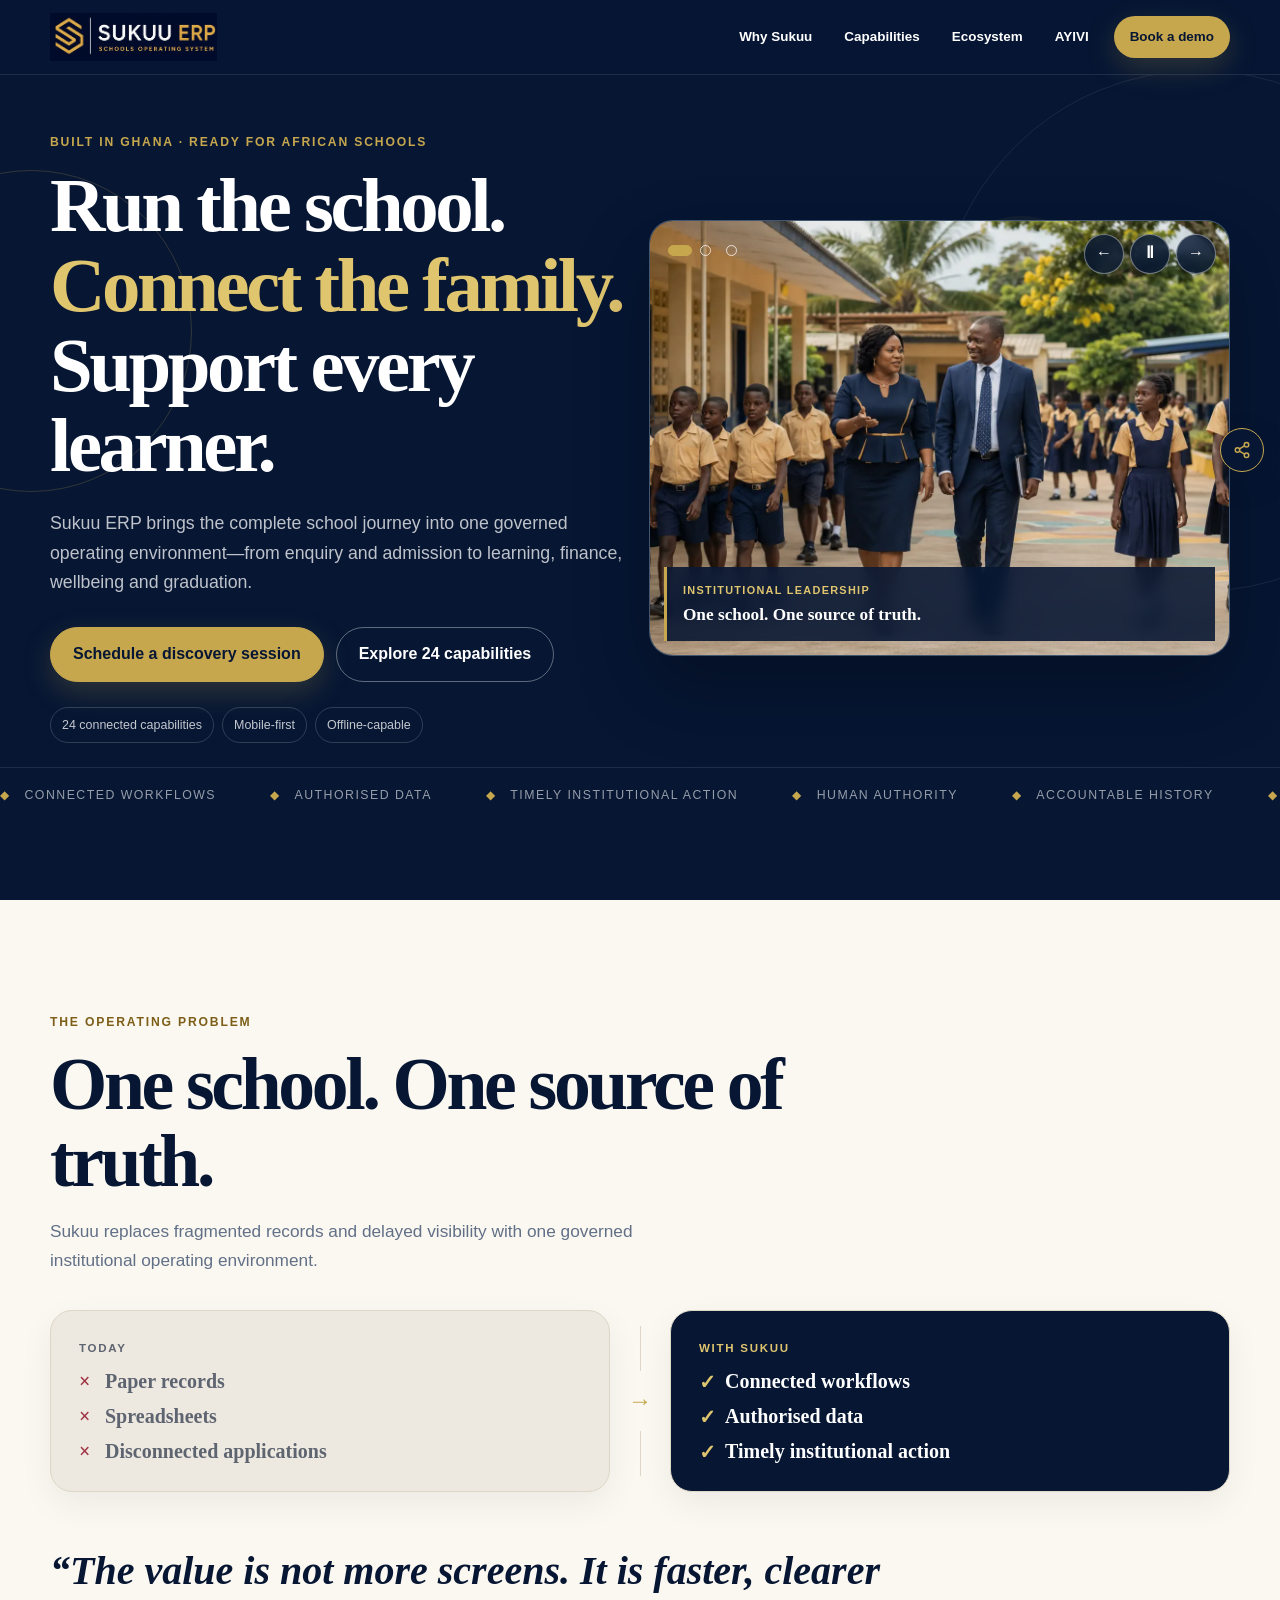
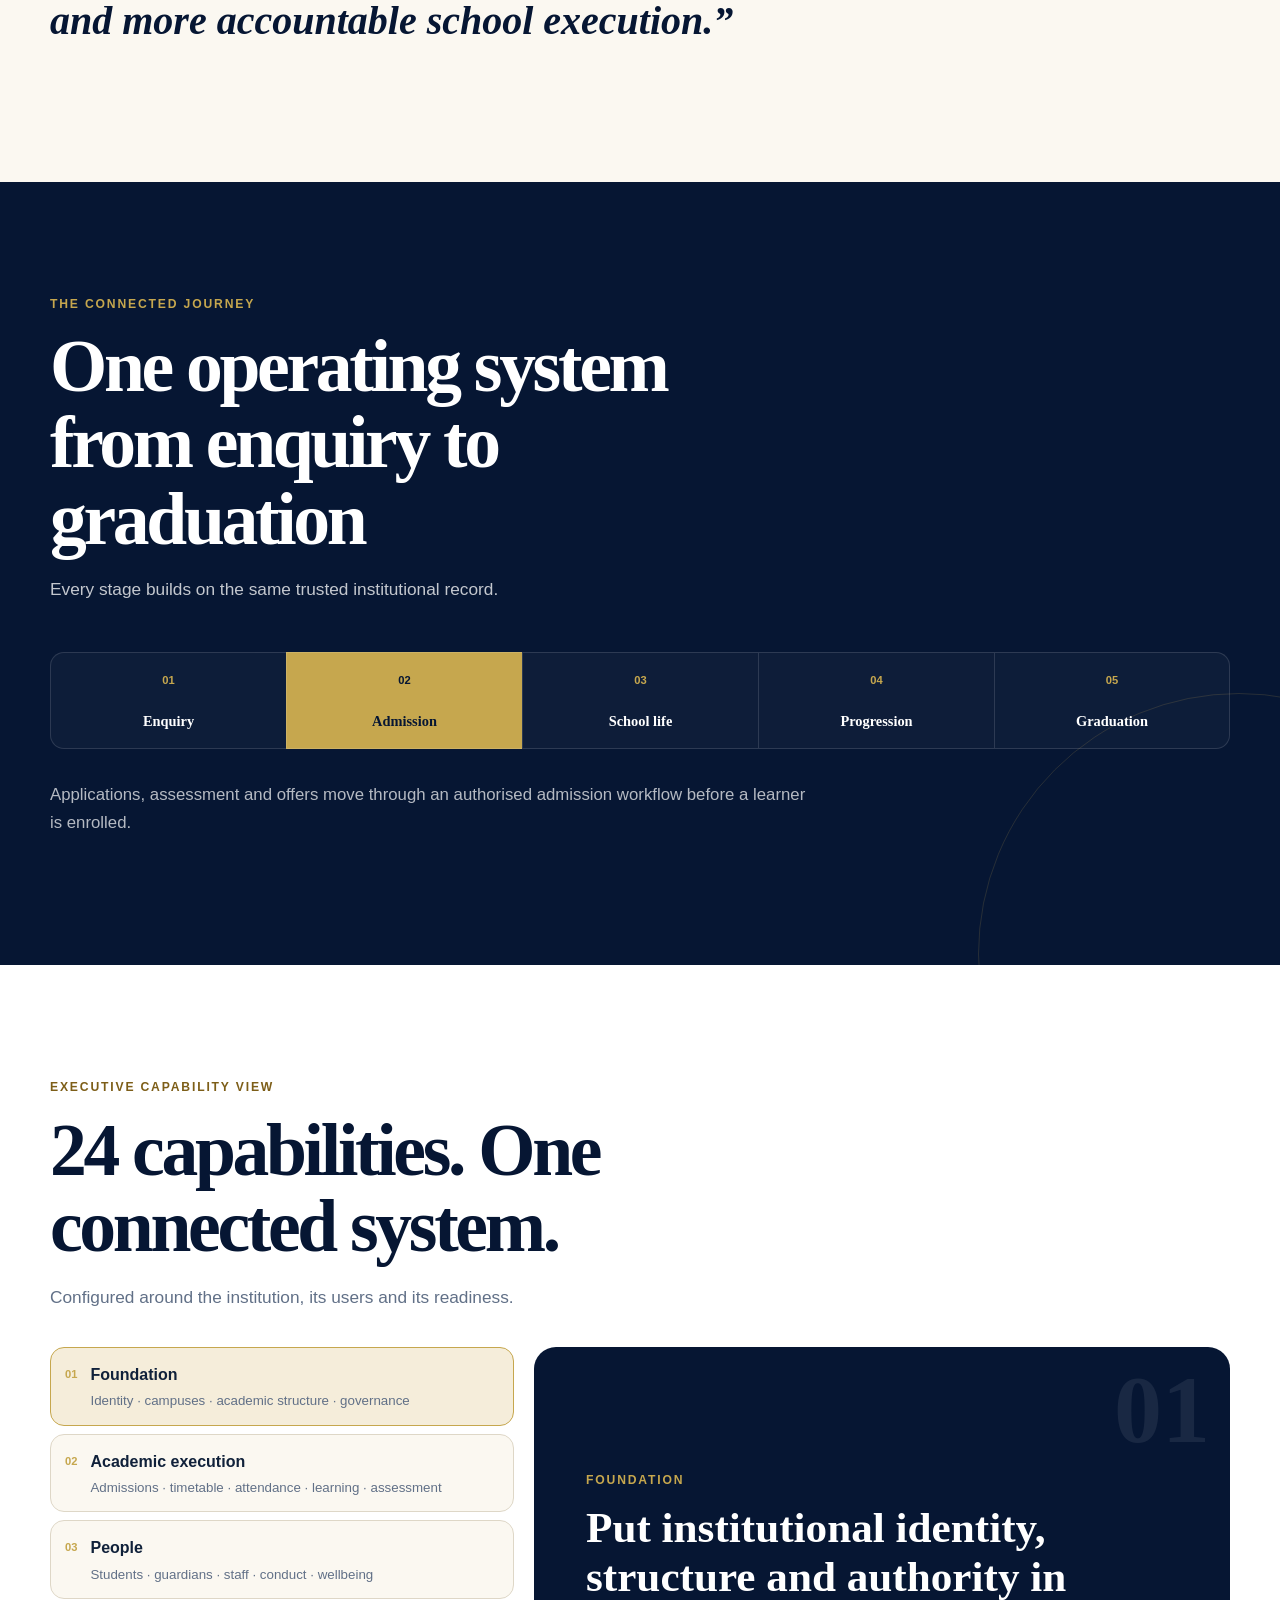
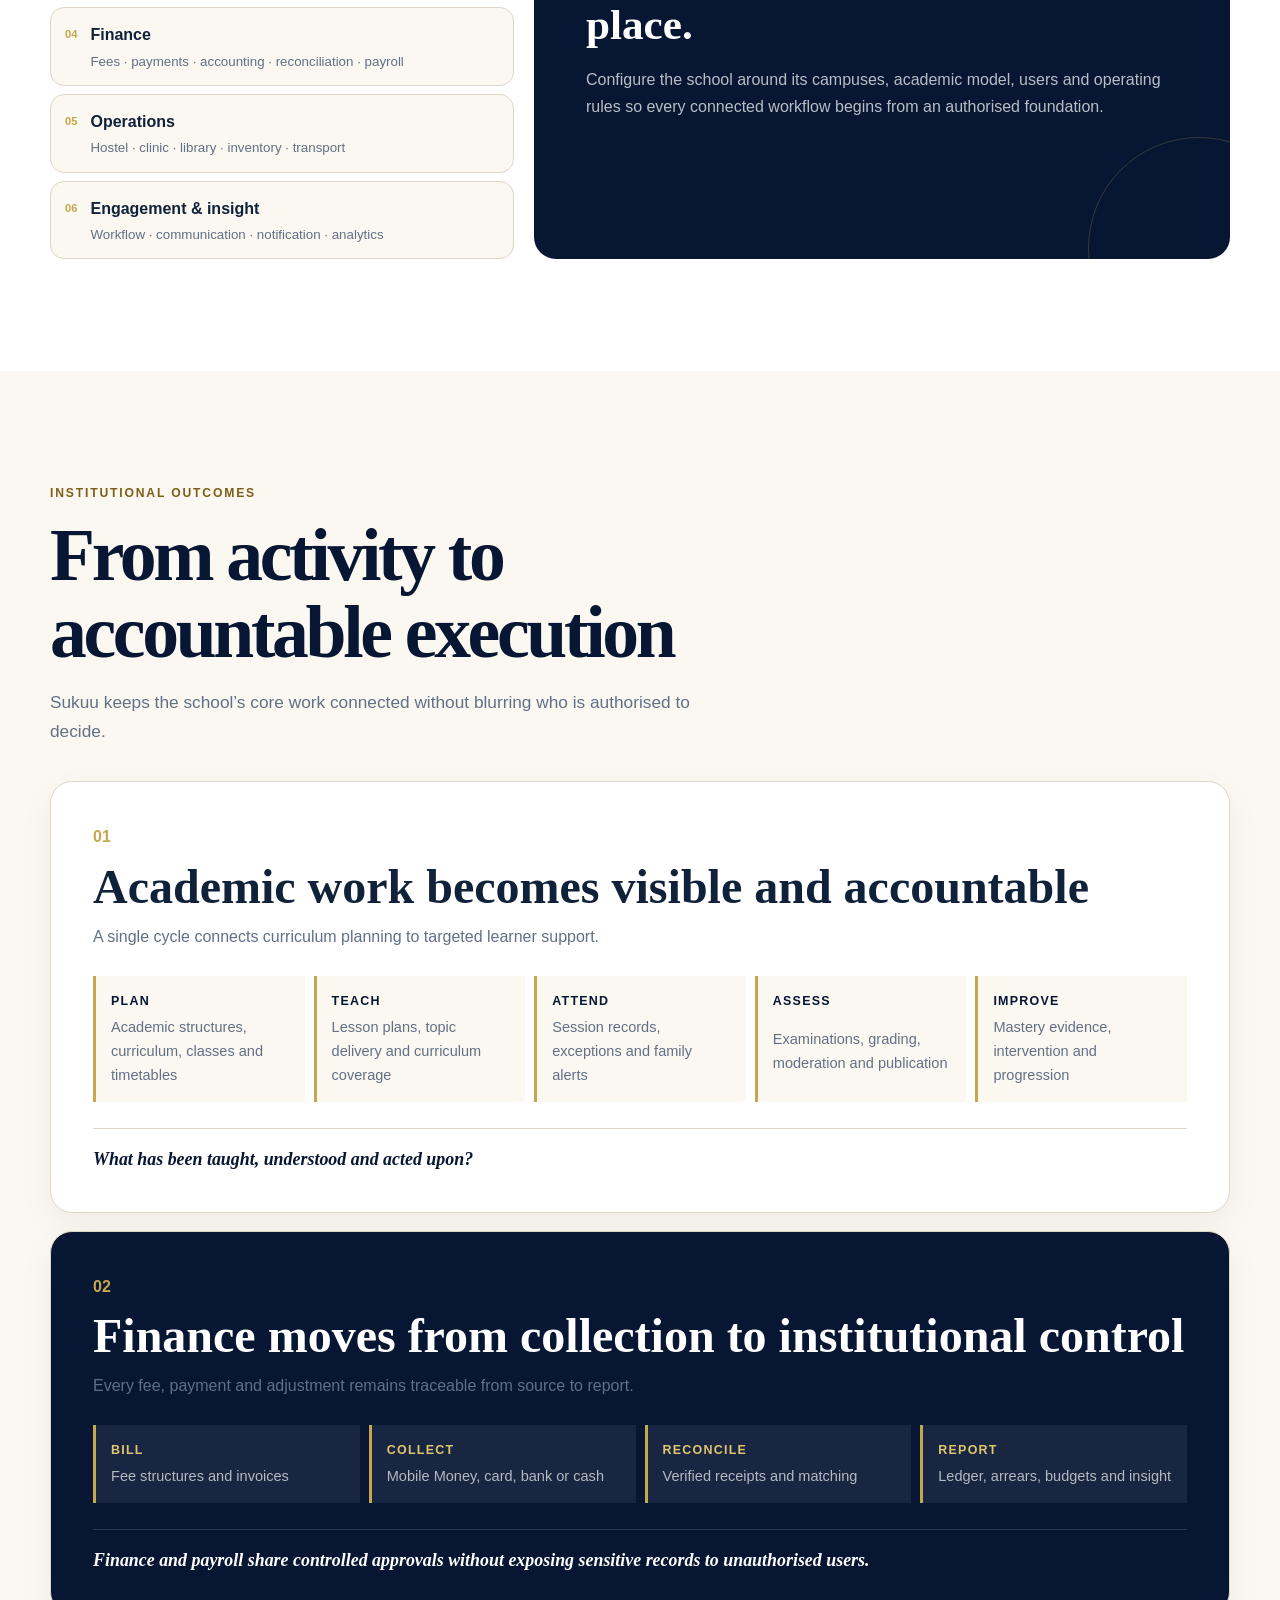
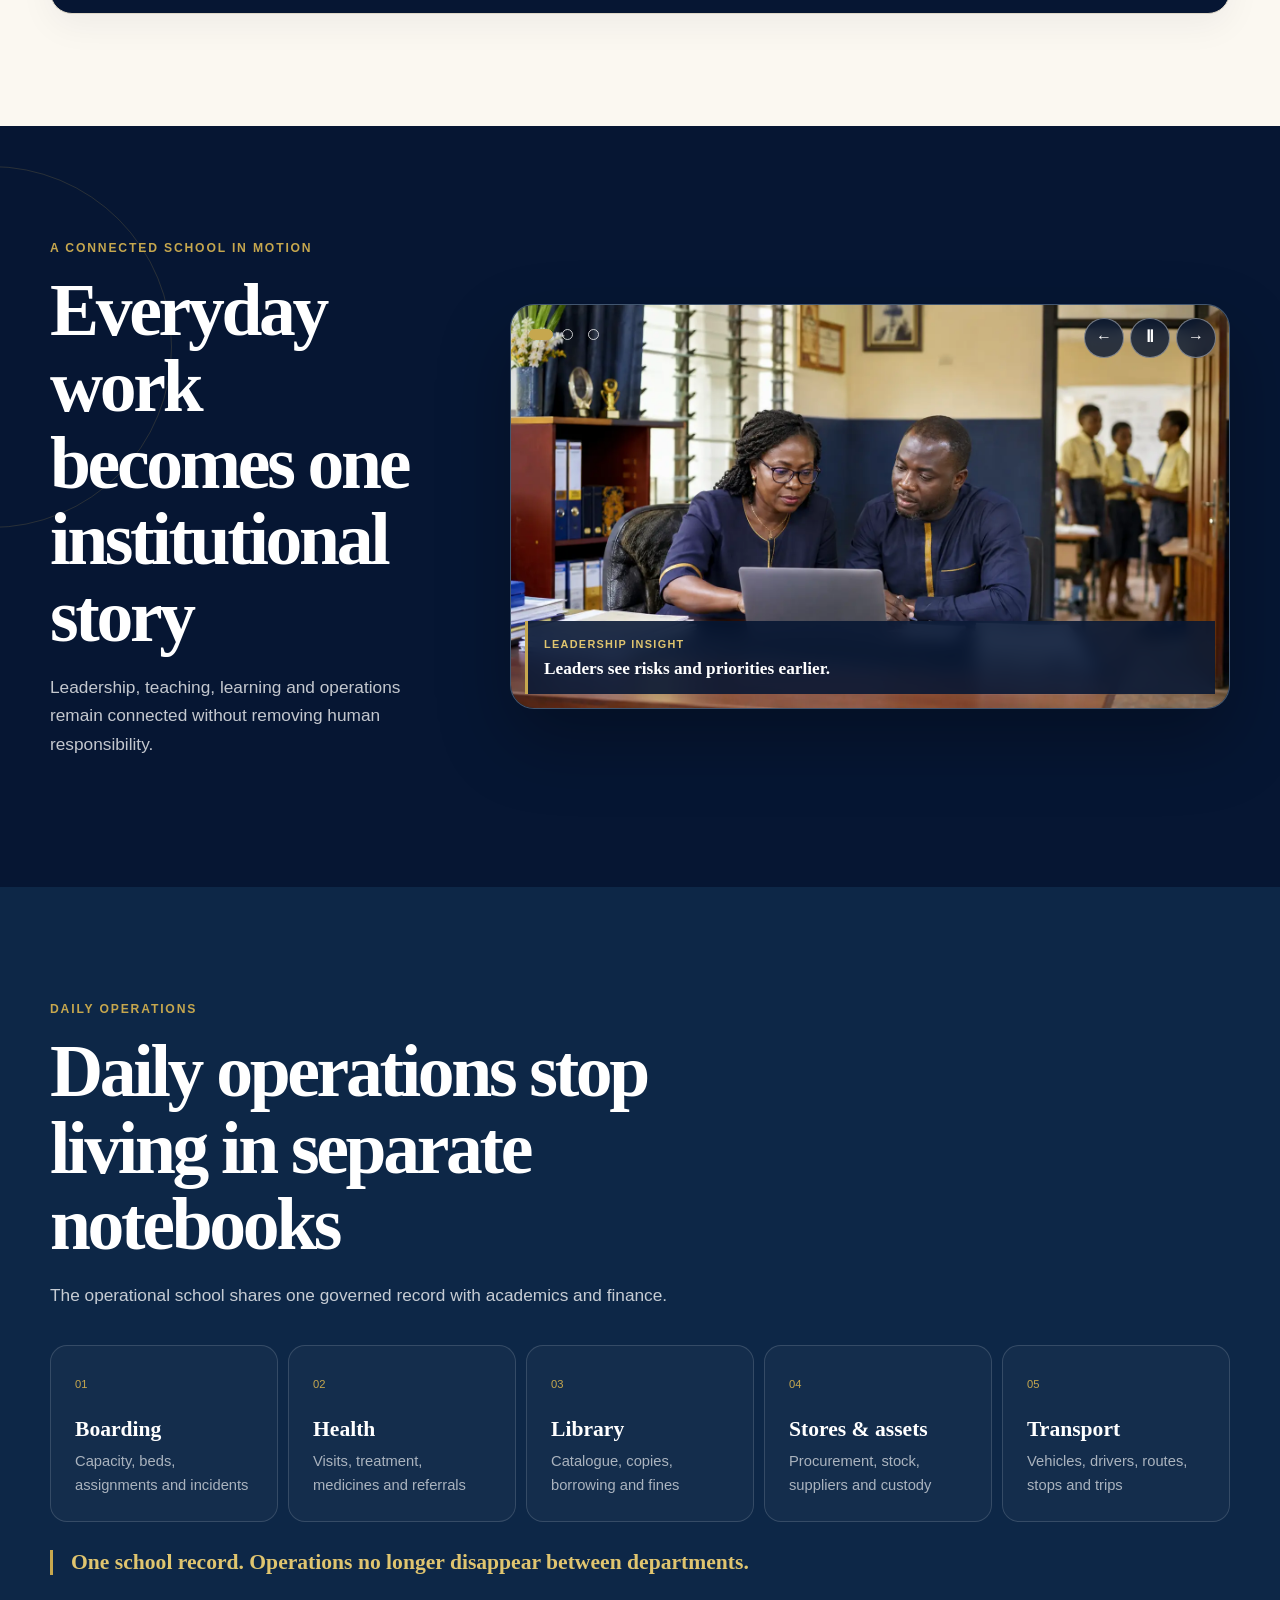
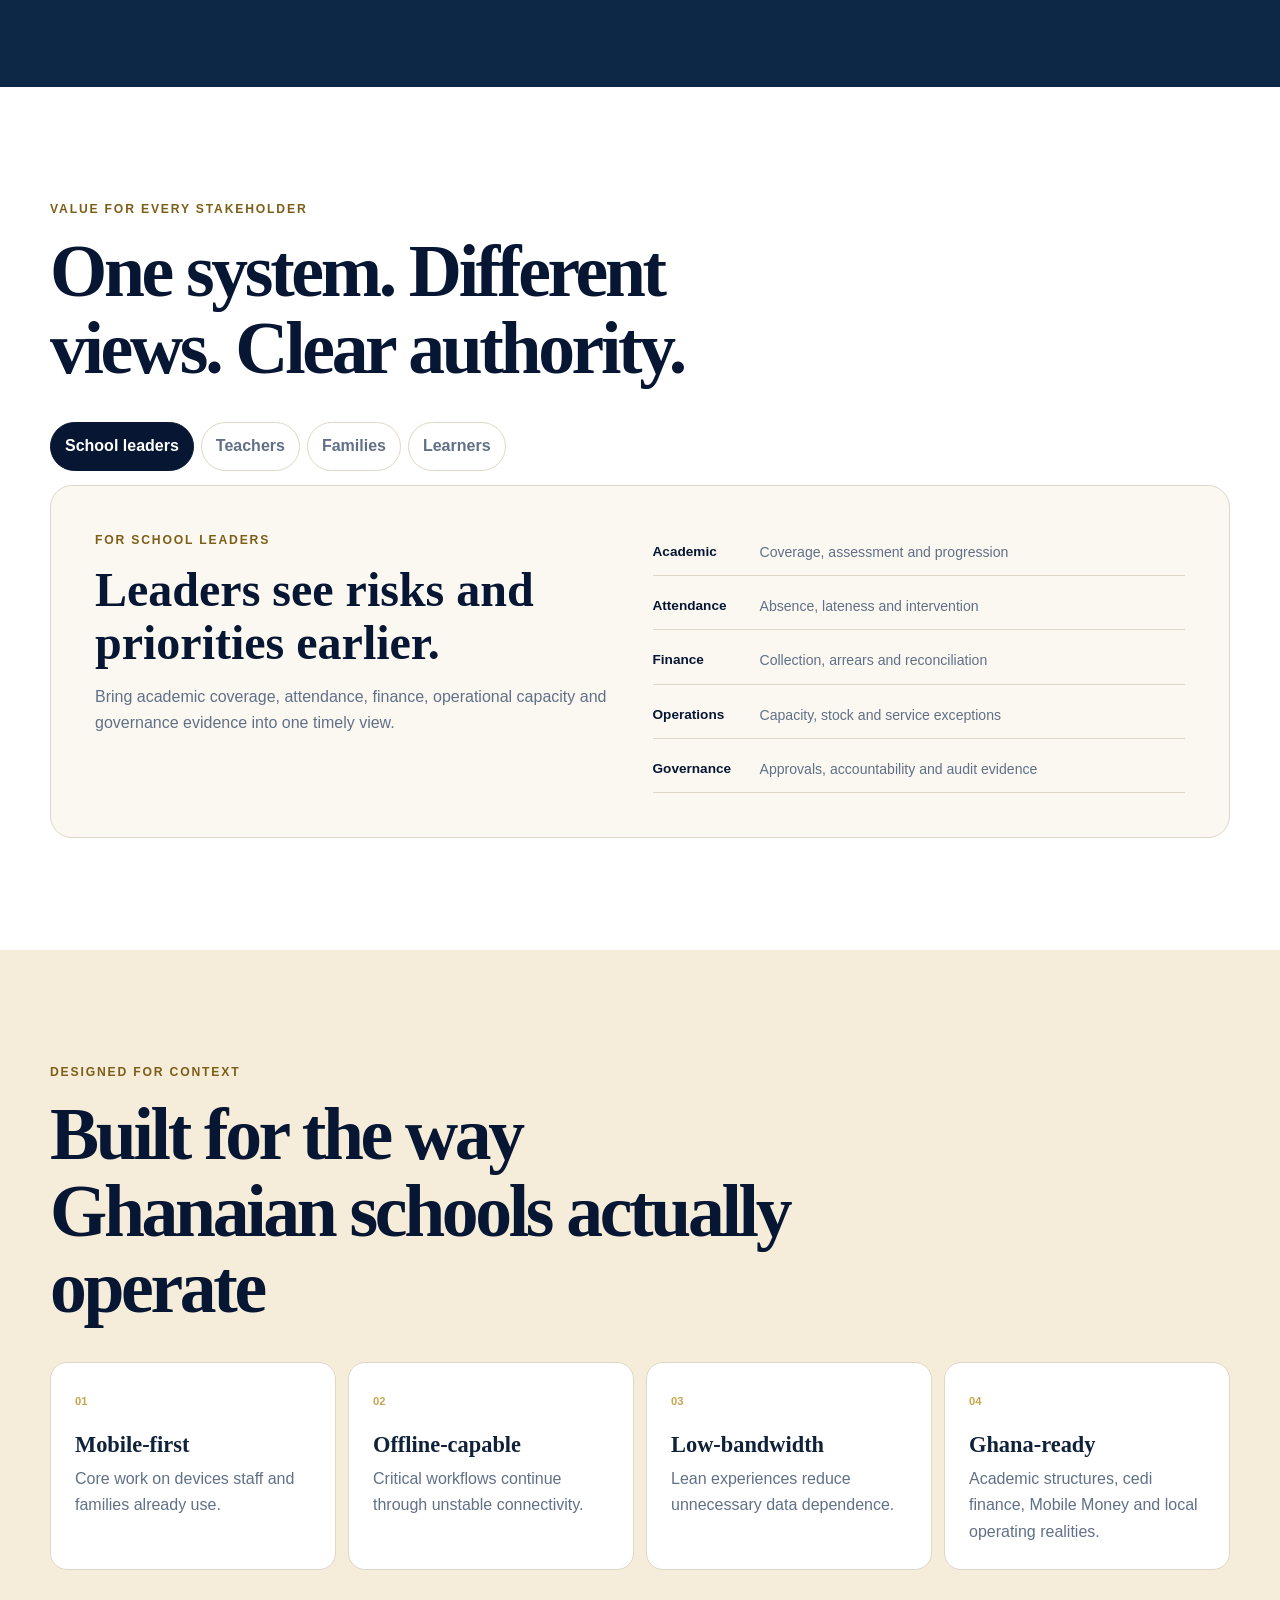
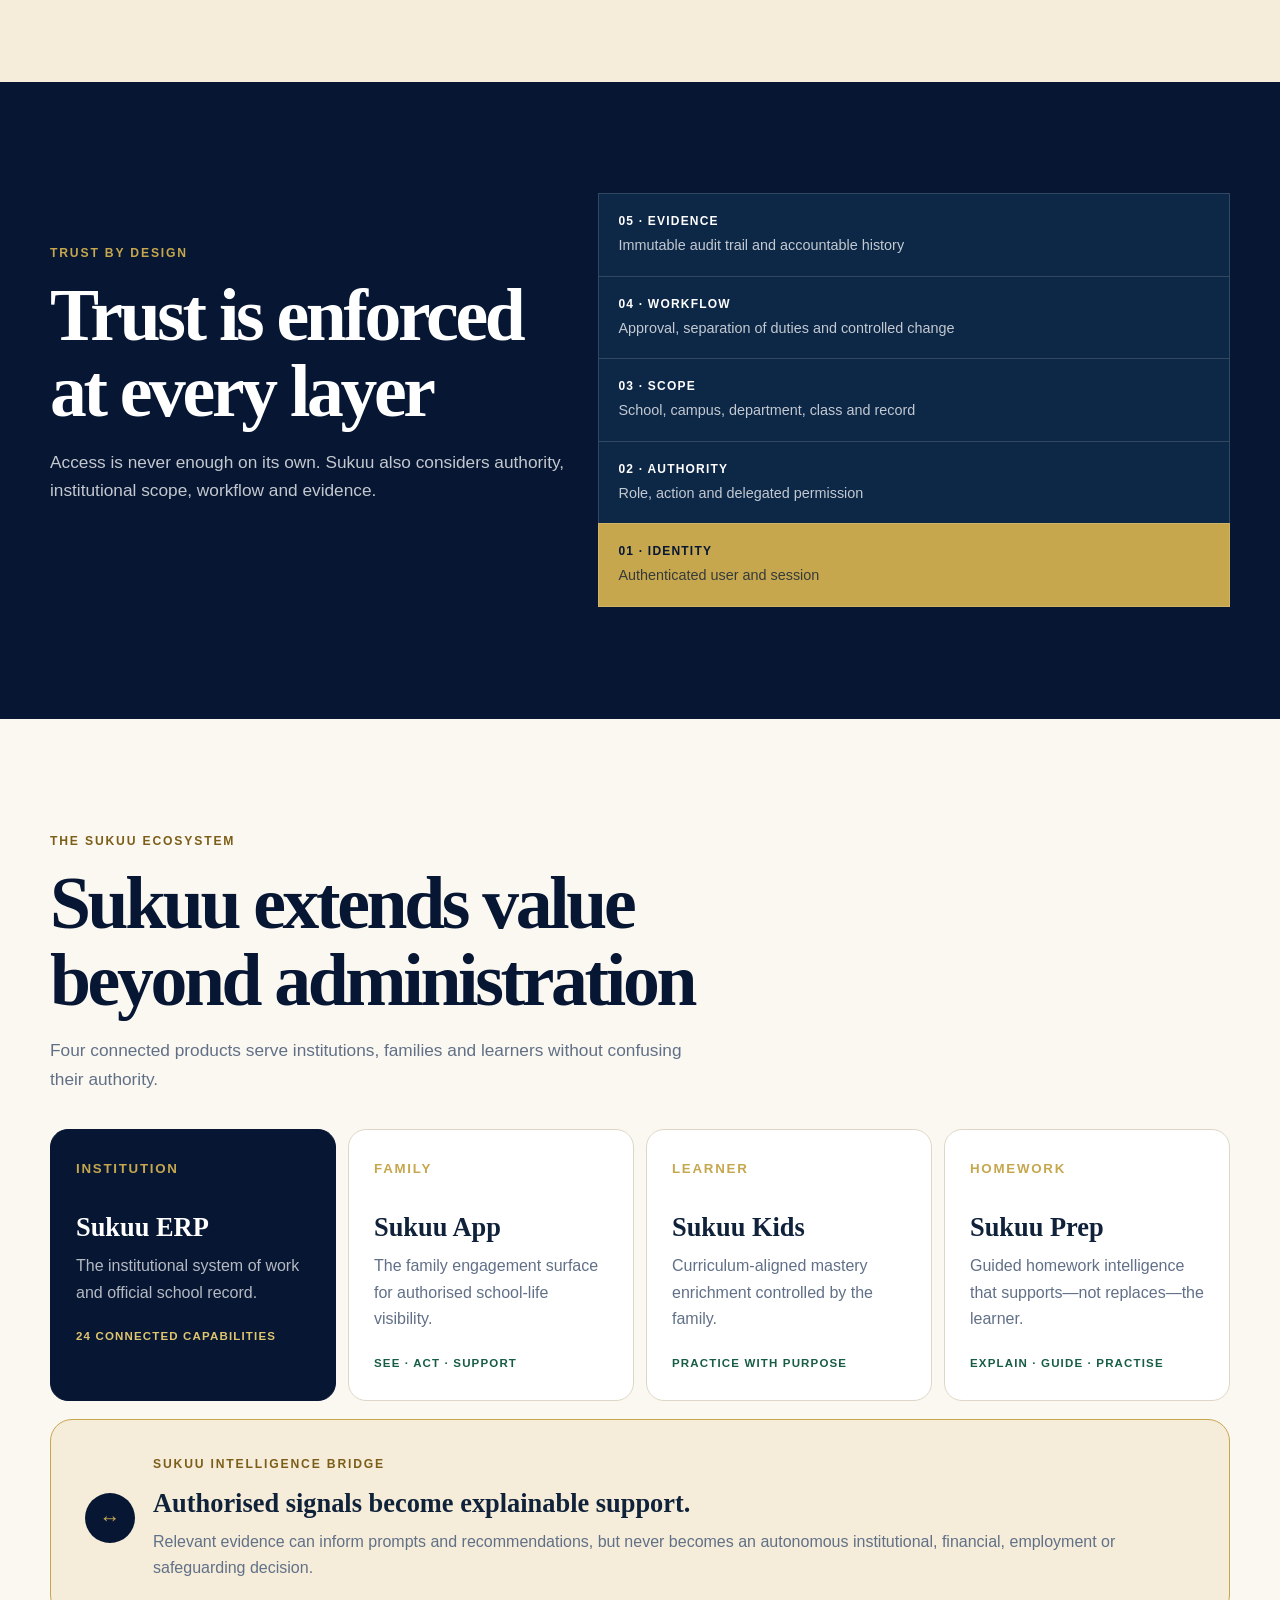
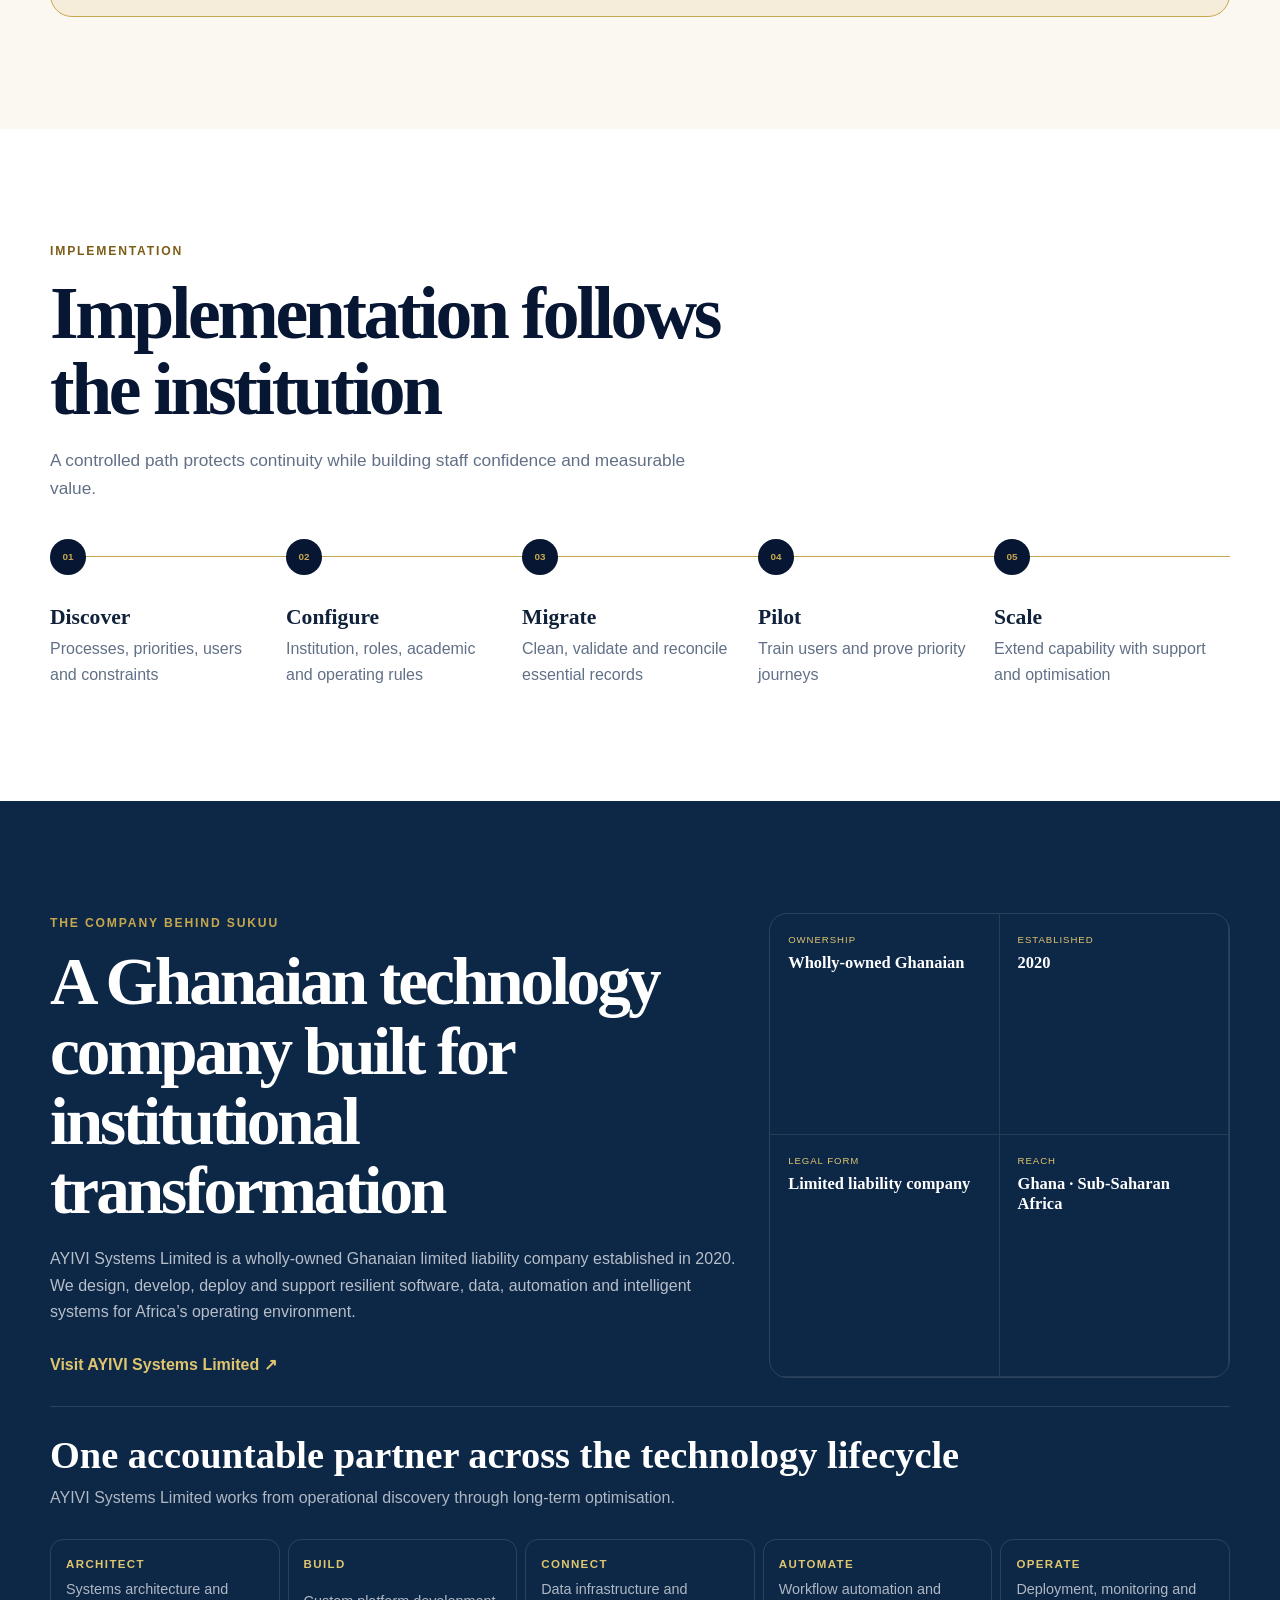
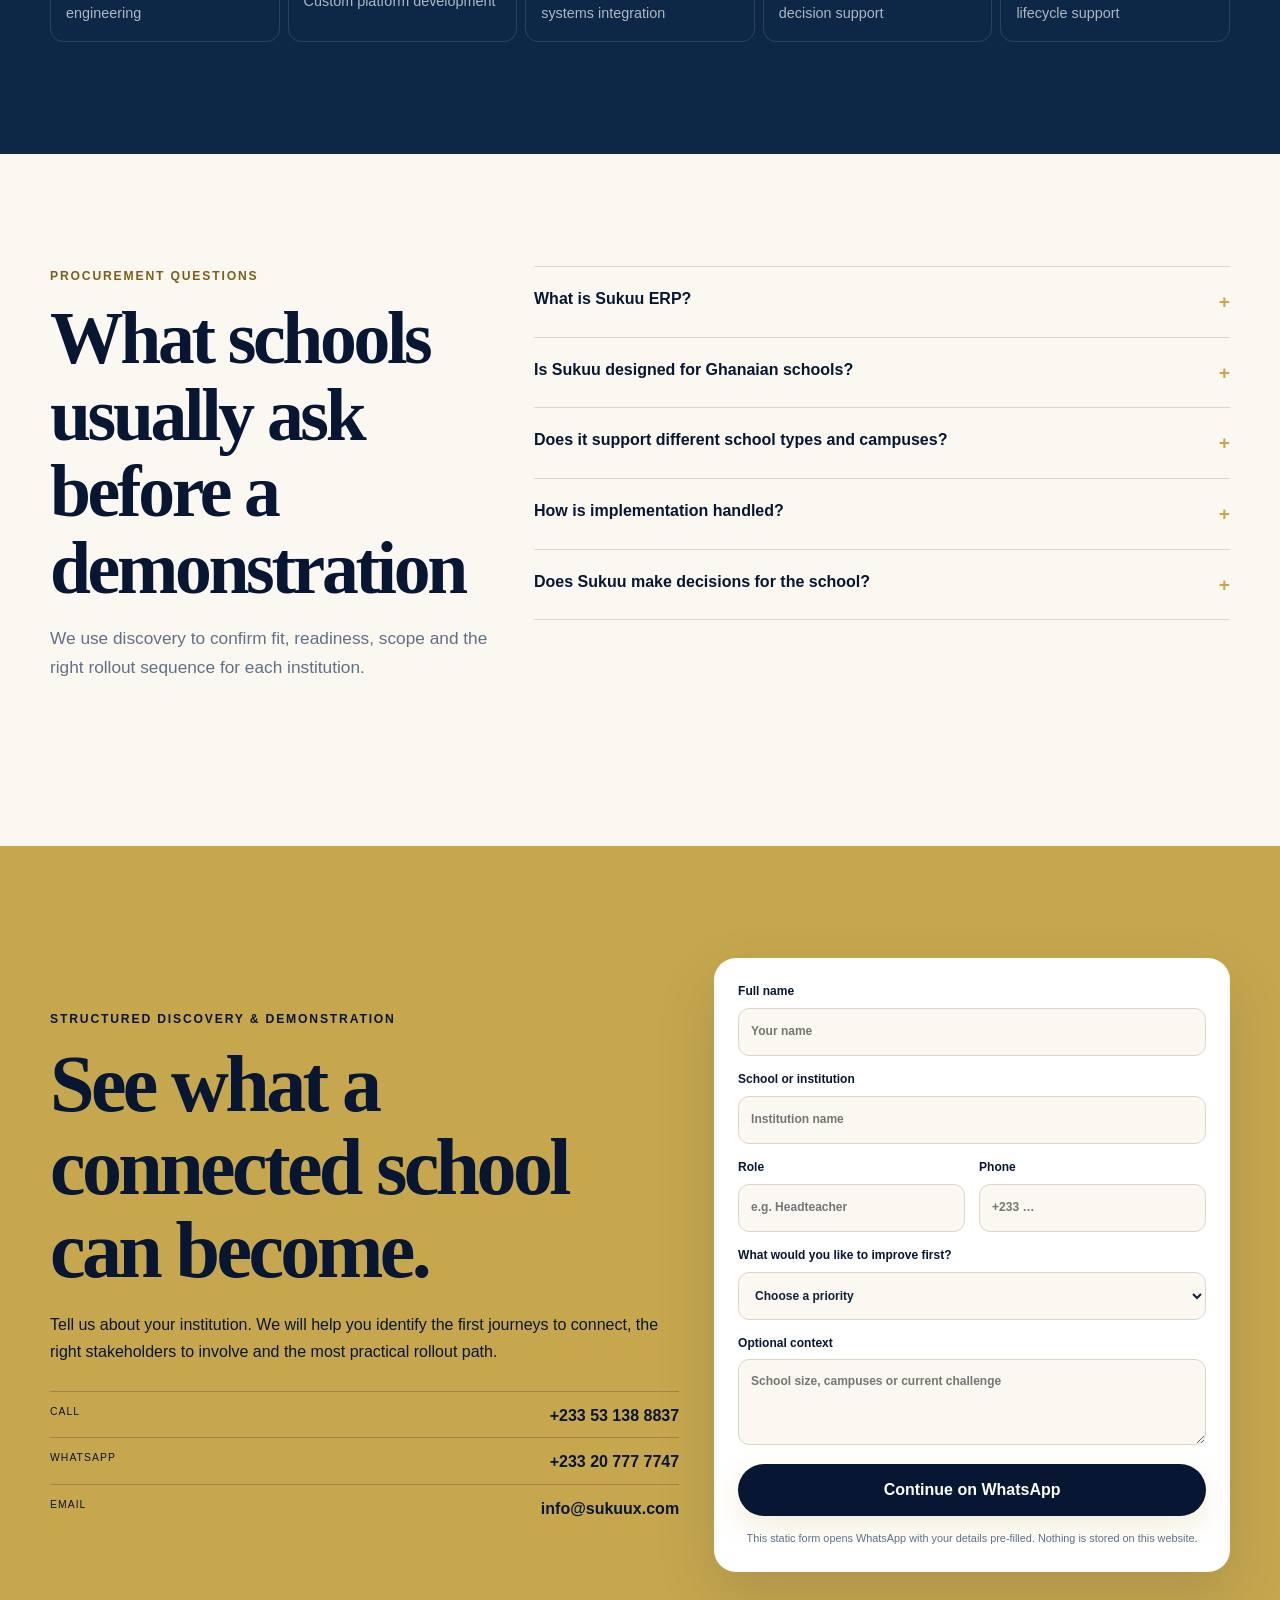
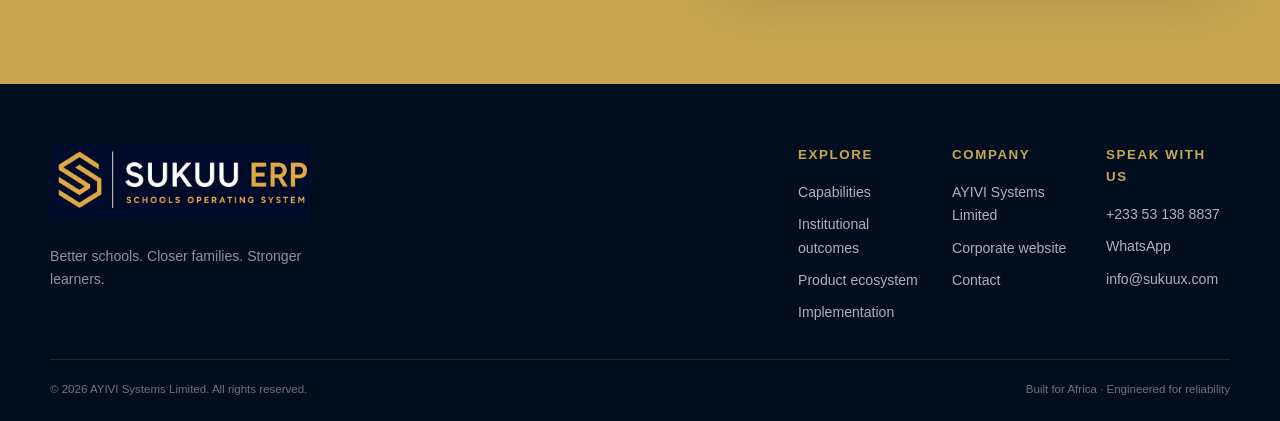
<file: index.html>
<!doctype html>
<html lang="en-GH">
<head>
  <meta charset="utf-8">
  <meta name="viewport" content="width=device-width,initial-scale=1,viewport-fit=cover">
  <title>Sukuu ERP | Better Schools. Closer Families. Stronger Learners.</title>
  <meta name="description" content="Run the school. Connect the family. Support every learner. Sukuu ERP is a connected Schools Operating System built in Ghana for schools, families and learners.">
  <meta name="author" content="AYIVI Systems Limited">
  <meta name="application-name" content="Sukuu ERP">
  <meta name="apple-mobile-web-app-title" content="Sukuu ERP">
  <meta name="robots" content="index,follow,max-image-preview:large,max-snippet:-1,max-video-preview:-1">
  <meta name="googlebot" content="index,follow,max-image-preview:large,max-snippet:-1,max-video-preview:-1">
  <meta name="theme-color" content="#061633">
  <meta name="color-scheme" content="light">
  <link rel="canonical" href="https://sukuux.com/">
  <link rel="alternate" hreflang="en-GH" href="https://sukuux.com/">
  <link rel="alternate" hreflang="x-default" href="https://sukuux.com/">
  <link rel="icon" href="/favicon.ico" sizes="any">
  <link rel="icon" type="image/png" sizes="48x48" href="/assets/icons/favicon-48x48.png">
  <link rel="icon" type="image/png" sizes="192x192" href="/assets/icons/icon-192.png">
  <link rel="apple-touch-icon" sizes="180x180" href="/assets/icons/apple-touch-icon.png">
  <link rel="manifest" href="/site.webmanifest">
  <link rel="stylesheet" href="assets/css/styles.css">

  <meta property="og:type" content="website">
  <meta property="og:site_name" content="Sukuu ERP">
  <meta property="og:locale" content="en_GH">
  <meta property="og:title" content="Sukuu ERP | Better Schools. Closer Families. Stronger Learners.">
  <meta property="og:description" content="Run the school. Connect the family. Support every learner. Sukuu ERP is a connected Schools Operating System built in Ghana for schools, families and learners.">
  <meta property="og:url" content="https://sukuux.com/">
  <meta property="og:image" content="https://sukuux.com/assets/social/sukuu-social-share-1200x630.jpg">
  <meta property="og:image:width" content="1200">
  <meta property="og:image:height" content="630">
  <meta property="og:image:alt" content="Sukuu ERP — Schools Operating System for better schools, closer families and stronger learners.">
  <meta name="twitter:card" content="summary_large_image">
  <meta name="twitter:title" content="Sukuu ERP | Better Schools. Closer Families. Stronger Learners.">
  <meta name="twitter:description" content="Run the school. Connect the family. Support every learner. Sukuu ERP is a connected Schools Operating System built in Ghana for schools, families and learners.">
  <meta name="twitter:image" content="https://sukuux.com/assets/social/sukuu-social-share-1200x630.jpg">

  <script type="application/ld+json">
  {
    "@context":"https://schema.org",
    "@graph":[
      {"@type":"Organization","@id":"https://sukuux.com/#publisher","name":"AYIVI Systems Limited","url":"https://www.ayivisolutions.com/","foundingDate":"2020","areaServed":[{"@type":"Country","name":"Ghana"},{"@type":"Place","name":"Sub-Saharan Africa"}],"contactPoint":[{"@type":"ContactPoint","contactType":"sales","telephone":"+233531388837","email":"info@sukuux.com","availableLanguage":["English"]}]},
      {"@type":"WebSite","@id":"https://sukuux.com/#website","url":"https://sukuux.com/","name":"Sukuu ERP","description":"A connected school operating system built in Ghana.","inLanguage":"en-GH","publisher":{"@id":"https://sukuux.com/#publisher"}},
      {"@type":"SoftwareApplication","@id":"https://sukuux.com/#software","name":"Sukuu ERP","alternateName":"Sukuu Operating System","applicationCategory":"BusinessApplication","applicationSubCategory":"School management system","operatingSystem":"Web and mobile","url":"https://sukuux.com/","description":"A connected institutional school operating system bringing academics, people, finance, operations, engagement and insight together.","publisher":{"@id":"https://sukuux.com/#publisher"},"areaServed":[{"@type":"Country","name":"Ghana"},{"@type":"Place","name":"Sub-Saharan Africa"}],"audience":{"@type":"Audience","audienceType":"Schools, school leaders, educators, administrators, families and learners"}},
      {"@type":"FAQPage","mainEntity":[
        {"@type":"Question","name":"What is Sukuu ERP?","acceptedAnswer":{"@type":"Answer","text":"Sukuu ERP is a connected institutional operating system that helps schools manage academic work, people, finance, daily operations, communication and leadership insight from one governed environment."}},
        {"@type":"Question","name":"Is Sukuu designed for Ghanaian schools?","acceptedAnswer":{"@type":"Answer","text":"Yes. Sukuu is mobile-first, low-bandwidth conscious, offline-capable for critical work and designed around Ghanaian academic, currency, payment and operating realities."}},
        {"@type":"Question","name":"Does Sukuu support multiple campuses?","acceptedAnswer":{"@type":"Answer","text":"Yes. Sukuu can be configured around an institution's campuses, departments, academic structures, roles and operating policies."}},
        {"@type":"Question","name":"How is implementation handled?","acceptedAnswer":{"@type":"Answer","text":"Implementation follows five controlled stages: discover, configure, migrate, pilot and scale. The priority is to prove the most important school journeys before expanding."}},
        {"@type":"Question","name":"Does Sukuu make decisions for schools?","acceptedAnswer":{"@type":"Answer","text":"No. Sukuu provides authorised evidence, explainable prompts and recommendations. Institutional, safeguarding, academic, financial and employment authority remains with accountable people."}}
      ]}
    ]
  }
  </script>
</head>
<body>
  <a class="skip-link" href="#main">Skip to main content</a>
  <header class="site-header" id="top">
    <span class="scroll-progress" aria-hidden="true"></span>
    <div class="container nav-wrap">
      <a class="brand" href="#top" aria-label="Sukuu ERP home"><img class="brand-logo" src="assets/brand/sukuu-erp-official-logo.webp" width="720" height="206" alt="Sukuu ERP — Schools Operating System"></a>
      <button class="menu-toggle" type="button" aria-expanded="false" aria-controls="primary-nav"><span></span><span></span><span></span><span class="sr-only">Open menu</span></button>
      <nav id="primary-nav" class="primary-nav" aria-label="Primary navigation">
        <a href="#why">Why Sukuu</a>
        <a href="#capabilities">Capabilities</a>
        <a href="#ecosystem">Ecosystem</a>
        <a href="#company">AYIVI</a>
        <a class="button button-small" href="#demo">Book a demo</a>
      </nav>
    </div>
  </header>

  <main id="main">
    <section class="hero">
      <div class="hero-glow" aria-hidden="true"></div>
      <div class="container hero-grid">
        <div class="hero-copy reveal">
          <p class="eyebrow">Built in Ghana · Ready for African schools</p>
          <h1>Run the school.<br><span>Connect the family.</span><br>Support every learner.</h1>
          <p class="hero-lead">Sukuu ERP brings the complete school journey into one governed operating environment—from enquiry and admission to learning, finance, wellbeing and graduation.</p>
          <div class="button-row">
            <a class="button" href="#demo">Schedule a discovery session</a>
            <a class="button button-ghost" href="#capabilities">Explore 24 capabilities</a>
          </div>
          <div class="hero-proof" aria-label="Sukuu strengths">
            <span>24 connected capabilities</span><span>Mobile-first</span><span>Offline-capable</span>
          </div>
        </div>
        <div class="media-carousel hero-carousel reveal" data-carousel data-interval="5200" aria-label="Sukuu school environment stories">
          <div class="carousel-viewport">
            <figure class="carousel-slide active" data-slide><img src="assets/images/ghana-school-leadership.webp" width="1600" height="900" fetchpriority="high" alt="Ghanaian private basic-school leaders walking through campus with primary and junior-high learners"><figcaption><small>Institutional leadership</small><strong>One school. One source of truth.</strong></figcaption></figure>
            <figure class="carousel-slide" data-slide><img src="assets/images/ghana-classroom-learning.webp" width="1600" height="900" loading="lazy" alt="Ghanaian lower-primary teacher guiding pupils in a private-school classroom"><figcaption><small>Academic execution</small><strong>Teaching becomes visible and accountable.</strong></figcaption></figure>
            <figure class="carousel-slide" data-slide><img src="assets/images/ghana-family-engagement.webp" width="1600" height="900" loading="lazy" alt="Ghanaian father and lower-primary son reviewing a school update together"><figcaption><small>Family engagement</small><strong>Families receive timely, actionable visibility.</strong></figcaption></figure>
          </div>
          <div class="carousel-controls"><button type="button" data-carousel-prev aria-label="Previous slide">←</button><button type="button" data-carousel-toggle aria-label="Pause slideshow" aria-pressed="false">Ⅱ</button><button type="button" data-carousel-next aria-label="Next slide">→</button></div>
          <div class="carousel-dots" role="group" aria-label="Choose hero slide"><button class="active" type="button" data-carousel-dot="0" aria-label="Show leadership slide" aria-current="true"></button><button type="button" data-carousel-dot="1" aria-label="Show classroom slide"></button><button type="button" data-carousel-dot="2" aria-label="Show family slide"></button></div>
        </div>
      </div>
      <div class="principles" aria-label="Platform principles"><div class="ticker"><span>Connected workflows</span><span>Authorised data</span><span>Timely institutional action</span><span>Human authority</span><span>Accountable history</span><span>Connected workflows</span></div></div>
    </section>

    <section class="section problem" id="why">
      <div class="container">
        <div class="section-head reveal"><p class="eyebrow">The operating problem</p><h2>One school. One source of truth.</h2><p>Sukuu replaces fragmented records and delayed visibility with one governed institutional operating environment.</p></div>
        <div class="before-after reveal">
          <article class="state-card state-before"><p>Today</p><ul><li>Paper records</li><li>Spreadsheets</li><li>Disconnected applications</li></ul></article>
          <div class="transform" aria-hidden="true"><span></span><b>→</b><span></span></div>
          <article class="state-card state-after"><p>With Sukuu</p><ul><li>Connected workflows</li><li>Authorised data</li><li>Timely institutional action</li></ul></article>
        </div>
        <blockquote class="statement reveal">“The value is not more screens. It is faster, clearer and more accountable school execution.”</blockquote>
      </div>
    </section>

    <section class="section journey" id="journey">
      <div class="container">
        <div class="section-head light reveal"><p class="eyebrow">The connected journey</p><h2>One operating system from enquiry to graduation</h2><p>Every stage builds on the same trusted institutional record.</p></div>
        <ol class="journey-track reveal">
          <li class="active"><b>01</b><span>Enquiry</span></li><li><b>02</b><span>Admission</span></li><li><b>03</b><span>School life</span></li><li><b>04</b><span>Progression</span></li><li><b>05</b><span>Graduation</span></li>
        </ol>
        <p class="journey-note reveal" id="journey-note">Prospective families make contact and the school captures their interest as a governed institutional record from the first touchpoint.</p>
      </div>
    </section>

    <section class="section capabilities" id="capabilities">
      <div class="container">
        <div class="section-head reveal"><p class="eyebrow">Executive capability view</p><h2>24 capabilities. One connected system.</h2><p>Configured around the institution, its users and its readiness.</p></div>
        <div class="cluster-layout reveal">
          <div class="cluster-tabs" role="tablist" aria-label="Capability clusters">
            <button class="cluster-tab active" role="tab" aria-selected="true" data-cluster="foundation"><b>01</b><span>Foundation<small>Identity · campuses · academic structure · governance</small></span></button>
            <button class="cluster-tab" role="tab" aria-selected="false" data-cluster="academic"><b>02</b><span>Academic execution<small>Admissions · timetable · attendance · learning · assessment</small></span></button>
            <button class="cluster-tab" role="tab" aria-selected="false" data-cluster="people"><b>03</b><span>People<small>Students · guardians · staff · conduct · wellbeing</small></span></button>
            <button class="cluster-tab" role="tab" aria-selected="false" data-cluster="finance"><b>04</b><span>Finance<small>Fees · payments · accounting · reconciliation · payroll</small></span></button>
            <button class="cluster-tab" role="tab" aria-selected="false" data-cluster="operations"><b>05</b><span>Operations<small>Hostel · clinic · library · inventory · transport</small></span></button>
            <button class="cluster-tab" role="tab" aria-selected="false" data-cluster="engagement"><b>06</b><span>Engagement &amp; insight<small>Workflow · communication · notification · analytics</small></span></button>
          </div>
          <div class="cluster-panel" id="cluster-panel" role="tabpanel" aria-live="polite">
            <span class="panel-number">01</span><p class="eyebrow">Foundation</p><h3>Put institutional identity, structure and authority in place.</h3><p>Configure the school around its campuses, academic model, users and operating rules so every connected workflow begins from an authorised foundation.</p>
          </div>
        </div>
      </div>
    </section>

    <section class="section outcomes" id="outcomes">
      <div class="container">
        <div class="section-head reveal"><p class="eyebrow">Institutional outcomes</p><h2>From activity to accountable execution</h2><p>Sukuu keeps the school’s core work connected without blurring who is authorised to decide.</p></div>
        <div class="outcome-block reveal">
          <div class="outcome-intro"><span>01</span><h3>Academic work becomes visible and accountable</h3><p>A single cycle connects curriculum planning to targeted learner support.</p></div>
          <ol class="process-grid academic-process"><li><b>Plan</b><span>Academic structures, curriculum, classes and timetables</span></li><li><b>Teach</b><span>Lesson plans, topic delivery and curriculum coverage</span></li><li><b>Attend</b><span>Session records, exceptions and family alerts</span></li><li><b>Assess</b><span>Examinations, grading, moderation and publication</span></li><li><b>Improve</b><span>Mastery evidence, intervention and progression</span></li></ol>
          <blockquote>What has been taught, understood and acted upon?</blockquote>
        </div>
        <div class="outcome-block finance-block reveal">
          <div class="outcome-intro"><span>02</span><h3>Finance moves from collection to institutional control</h3><p>Every fee, payment and adjustment remains traceable from source to report.</p></div>
          <ol class="process-grid finance-process"><li><b>Bill</b><span>Fee structures and invoices</span></li><li><b>Collect</b><span>Mobile Money, card, bank or cash</span></li><li><b>Reconcile</b><span>Verified receipts and matching</span></li><li><b>Report</b><span>Ledger, arrears, budgets and insight</span></li></ol>
          <blockquote>Finance and payroll share controlled approvals without exposing sensitive records to unauthorised users.</blockquote>
        </div>
      </div>
    </section>

    <section class="section school-stories" aria-labelledby="school-stories-title">
      <div class="container school-stories-grid">
        <div class="section-head light reveal"><p class="eyebrow">A connected school in motion</p><h2 id="school-stories-title">Everyday work becomes one institutional story</h2><p>Leadership, teaching, learning and operations remain connected without removing human responsibility.</p></div>
        <div class="media-carousel story-carousel reveal" data-carousel data-interval="6000" aria-label="Connected school stories">
          <div class="carousel-viewport">
            <figure class="carousel-slide active" data-slide><img src="assets/images/ghana-school-administration.webp" width="1600" height="900" loading="lazy" alt="Ghanaian private basic-school leaders reviewing institutional records together"><figcaption><small>Leadership insight</small><strong>Leaders see risks and priorities earlier.</strong></figcaption></figure>
            <figure class="carousel-slide" data-slide><img src="assets/images/ghana-science-learning.webp" width="1600" height="900" loading="lazy" alt="Ghanaian junior-high learners completing a supervised STEM activity in a private school"><figcaption><small>Learner progress</small><strong>Evidence supports purposeful teaching and intervention.</strong></figcaption></figure>
            <figure class="carousel-slide" data-slide><img src="assets/images/ghana-school-operations.webp" width="1600" height="900" loading="lazy" alt="Lower-primary and junior-high pupils arriving at a Ghanaian private basic school"><figcaption><small>Daily operations</small><strong>Important work no longer disappears between departments.</strong></figcaption></figure>
          </div>
          <div class="carousel-controls"><button type="button" data-carousel-prev aria-label="Previous slide">←</button><button type="button" data-carousel-toggle aria-label="Pause slideshow" aria-pressed="false">Ⅱ</button><button type="button" data-carousel-next aria-label="Next slide">→</button></div>
          <div class="carousel-dots" role="group" aria-label="Choose school story"><button class="active" type="button" data-carousel-dot="0" aria-label="Show leadership story" aria-current="true"></button><button type="button" data-carousel-dot="1" aria-label="Show learner story"></button><button type="button" data-carousel-dot="2" aria-label="Show operations story"></button></div>
        </div>
      </div>
    </section>

    <section class="section operations-story">
      <div class="container">
        <div class="section-head light reveal"><p class="eyebrow">Daily operations</p><h2>Daily operations stop living in separate notebooks</h2><p>The operational school shares one governed record with academics and finance.</p></div>
        <div class="ops-grid reveal"><article><span>01</span><h3>Boarding</h3><p>Capacity, beds, assignments and incidents</p></article><article><span>02</span><h3>Health</h3><p>Visits, treatment, medicines and referrals</p></article><article><span>03</span><h3>Library</h3><p>Catalogue, copies, borrowing and fines</p></article><article><span>04</span><h3>Stores &amp; assets</h3><p>Procurement, stock, suppliers and custody</p></article><article><span>05</span><h3>Transport</h3><p>Vehicles, drivers, routes, stops and trips</p></article></div>
        <p class="ops-note reveal">One school record. Operations no longer disappear between departments.</p>
      </div>
    </section>

    <section class="section stakeholders" id="stakeholders">
      <div class="container">
        <div class="section-head reveal"><p class="eyebrow">Value for every stakeholder</p><h2>One system. Different views. Clear authority.</h2></div>
        <div class="stakeholder-tabs reveal" role="tablist"><button class="stake-tab active" data-stake="leaders" aria-selected="true">School leaders</button><button class="stake-tab" data-stake="teachers" aria-selected="false">Teachers</button><button class="stake-tab" data-stake="families" aria-selected="false">Families</button><button class="stake-tab" data-stake="learners" aria-selected="false">Learners</button></div>
        <div class="stake-panel reveal" id="stake-panel">
          <div><p class="eyebrow">For school leaders</p><h3>Leaders see risks and priorities earlier.</h3><p>Bring academic coverage, attendance, finance, operational capacity and governance evidence into one timely view.</p></div>
          <ul><li><b>Academic</b><span>Coverage, assessment and progression</span></li><li><b>Attendance</b><span>Absence, lateness and intervention</span></li><li><b>Finance</b><span>Collection, arrears and reconciliation</span></li><li><b>Operations</b><span>Capacity, stock and service exceptions</span></li><li><b>Governance</b><span>Approvals, accountability and audit evidence</span></li></ul>
        </div>
      </div>
    </section>

    <section class="section ghana-ready">
      <div class="container">
        <div class="section-head reveal"><p class="eyebrow">Designed for context</p><h2>Built for the way Ghanaian schools actually operate</h2></div>
        <div class="promise-grid reveal"><article><span>01</span><h3>Mobile-first</h3><p>Core work on devices staff and families already use.</p></article><article><span>02</span><h3>Offline-capable</h3><p>Critical workflows continue through unstable connectivity.</p></article><article><span>03</span><h3>Low-bandwidth</h3><p>Lean experiences reduce unnecessary data dependence.</p></article><article><span>04</span><h3>Ghana-ready</h3><p>Academic structures, cedi finance, Mobile Money and local operating realities.</p></article></div>
      </div>
    </section>

    <section class="section trust">
      <div class="container trust-grid">
        <div class="section-head light reveal"><p class="eyebrow">Trust by design</p><h2>Trust is enforced at every layer</h2><p>Access is never enough on its own. Sukuu also considers authority, institutional scope, workflow and evidence.</p></div>
        <ol class="trust-stack reveal"><li><b>01 · Identity</b><span>Authenticated user and session</span></li><li><b>02 · Authority</b><span>Role, action and delegated permission</span></li><li><b>03 · Scope</b><span>School, campus, department, class and record</span></li><li><b>04 · Workflow</b><span>Approval, separation of duties and controlled change</span></li><li><b>05 · Evidence</b><span>Immutable audit trail and accountable history</span></li></ol>
      </div>
    </section>

    <section class="section ecosystem" id="ecosystem">
      <div class="container">
        <div class="section-head reveal"><p class="eyebrow">The Sukuu ecosystem</p><h2>Sukuu extends value beyond administration</h2><p>Four connected products serve institutions, families and learners without confusing their authority.</p></div>
        <div class="product-grid reveal"><article class="featured"><small>Institution</small><h3>Sukuu ERP</h3><p>The institutional system of work and official school record.</p><span>24 connected capabilities</span></article><article><small>Family</small><h3>Sukuu App</h3><p>The family engagement surface for authorised school-life visibility.</p><span>See · act · support</span></article><article><small>Learner</small><h3>Sukuu Kids</h3><p>Curriculum-aligned mastery enrichment controlled by the family.</p><span>Practice with purpose</span></article><article><small>Homework</small><h3>Sukuu Prep</h3><p>Guided homework intelligence that supports—not replaces—the learner.</p><span>Explain · guide · practise</span></article></div>
        <div class="bridge reveal"><div class="bridge-icon" aria-hidden="true">↔</div><div><p class="eyebrow">Sukuu Intelligence Bridge</p><h3>Authorised signals become explainable support.</h3><p>Relevant evidence can inform prompts and recommendations, but never becomes an autonomous institutional, financial, employment or safeguarding decision.</p></div></div>
      </div>
    </section>

    <section class="section implementation" id="implementation">
      <div class="container">
        <div class="section-head reveal"><p class="eyebrow">Implementation</p><h2>Implementation follows the institution</h2><p>A controlled path protects continuity while building staff confidence and measurable value.</p></div>
        <ol class="implementation-track reveal"><li><b>01</b><h3>Discover</h3><p>Processes, priorities, users and constraints</p></li><li><b>02</b><h3>Configure</h3><p>Institution, roles, academic and operating rules</p></li><li><b>03</b><h3>Migrate</h3><p>Clean, validate and reconcile essential records</p></li><li><b>04</b><h3>Pilot</h3><p>Train users and prove priority journeys</p></li><li><b>05</b><h3>Scale</h3><p>Extend capability with support and optimisation</p></li></ol>
      </div>
    </section>

    <section class="section company" id="company">
      <div class="container company-grid">
        <div class="company-intro reveal"><p class="eyebrow">The company behind Sukuu</p><h2>A Ghanaian technology company built for institutional transformation</h2><p>AYIVI Systems Limited is a wholly-owned Ghanaian limited liability company established in 2020. We design, develop, deploy and support resilient software, data, automation and intelligent systems for Africa’s operating environment.</p><a class="text-link" href="https://www.ayivisolutions.com/" target="_blank" rel="noopener">Visit AYIVI Systems Limited <span>↗</span></a></div>
        <div class="company-facts reveal"><div><small>Ownership</small><strong>Wholly-owned Ghanaian</strong></div><div><small>Established</small><strong>2020</strong></div><div><small>Legal form</small><strong>Limited liability company</strong></div><div><small>Reach</small><strong>Ghana · Sub-Saharan Africa</strong></div></div>
        <div class="services-heading reveal"><h3>One accountable partner across the technology lifecycle</h3><p>AYIVI Systems Limited works from operational discovery through long-term optimisation.</p></div>
        <div class="services reveal"><article><b>Architect</b><span>Systems architecture and engineering</span></article><article><b>Build</b><span>Custom platform development</span></article><article><b>Connect</b><span>Data infrastructure and systems integration</span></article><article><b>Automate</b><span>Workflow automation and decision support</span></article><article><b>Operate</b><span>Deployment, monitoring and lifecycle support</span></article></div>
      </div>
    </section>

    <section class="section faq" id="faq">
      <div class="container faq-grid">
        <div class="section-head reveal"><p class="eyebrow">Procurement questions</p><h2>What schools usually ask before a demonstration</h2><p>We use discovery to confirm fit, readiness, scope and the right rollout sequence for each institution.</p></div>
        <div class="accordion reveal">
          <details><summary>What is Sukuu ERP?<span>+</span></summary><p>A connected institutional operating system that helps schools manage academic work, people, finance, daily operations, communication and leadership insight from one governed environment.</p></details>
          <details><summary>Is Sukuu designed for Ghanaian schools?<span>+</span></summary><p>Yes. Sukuu is mobile-first, low-bandwidth conscious, offline-capable for critical work and designed around Ghanaian academic, currency, payment and operating realities.</p></details>
          <details><summary>Does it support different school types and campuses?<span>+</span></summary><p>Sukuu is configured around the institution. Discovery confirms campuses, departments, academic structures, roles, policies and the capabilities to activate first.</p></details>
          <details><summary>How is implementation handled?<span>+</span></summary><p>Through five controlled stages: discover, configure, migrate, pilot and scale. The priority is to prove the most important school journeys before expanding.</p></details>
          <details><summary>Does Sukuu make decisions for the school?<span>+</span></summary><p>No. Sukuu provides authorised evidence, explainable prompts and recommendations. Institutional, safeguarding, academic, financial and employment authority remains with accountable people.</p></details>
        </div>
      </div>
    </section>

    <section class="section demo" id="demo">
      <div class="container demo-grid">
        <div class="demo-copy reveal"><p class="eyebrow">Structured discovery &amp; demonstration</p><h2>See what a connected school can become.</h2><p>Tell us about your institution. We will help you identify the first journeys to connect, the right stakeholders to involve and the most practical rollout path.</p><div class="contact-list"><a href="tel:+233531388837"><small>Call</small><strong>+233 53 138 8837</strong></a><a href="https://wa.me/233207777747" target="_blank" rel="noopener"><small>WhatsApp</small><strong>+233 20 777 7747</strong></a><a href="mailto:info@sukuux.com"><small>Email</small><strong>info@sukuux.com</strong></a></div></div>
        <form class="demo-form reveal" id="demo-form">
          <label>Full name<input name="name" autocomplete="name" required placeholder="Your name"></label>
          <label>School or institution<input name="school" autocomplete="organization" required placeholder="Institution name"></label>
          <div class="form-row"><label>Role<input name="role" autocomplete="organization-title" placeholder="e.g. Headteacher"></label><label>Phone<input name="phone" type="tel" autocomplete="tel" required placeholder="+233 …"></label></div>
          <label>What would you like to improve first?<select name="priority" required><option value="">Choose a priority</option><option>Academic execution</option><option>Fees and finance</option><option>Admissions and records</option><option>Family engagement</option><option>Daily operations</option><option>Leadership visibility</option><option>Complete school transformation</option></select></label>
          <label>Optional context<textarea name="message" rows="3" placeholder="School size, campuses or current challenge"></textarea></label>
          <button class="button" type="submit">Continue on WhatsApp</button>
          <p class="form-note">This static form opens WhatsApp with your details pre-filled. Nothing is stored on this website.</p>
        </form>
      </div>
    </section>
  </main>

  <footer class="site-footer">
    <div class="container footer-grid"><div><a class="brand brand-footer" href="#top"><img class="brand-logo" src="assets/brand/sukuu-erp-official-logo.webp" width="720" height="206" alt="Sukuu ERP — Schools Operating System"></a><p>Better schools. Closer families. Stronger learners.</p></div><div><small>Explore</small><a href="#capabilities">Capabilities</a><a href="#outcomes">Institutional outcomes</a><a href="#ecosystem">Product ecosystem</a><a href="#implementation">Implementation</a></div><div><small>Company</small><a href="#company">AYIVI Systems Limited</a><a href="https://www.ayivisolutions.com/" target="_blank" rel="noopener">Corporate website</a><a href="mailto:info@sukuux.com">Contact</a></div><div><small>Speak with us</small><a href="tel:+233531388837">+233 53 138 8837</a><a href="https://wa.me/233207777747" target="_blank" rel="noopener">WhatsApp</a><a href="mailto:info@sukuux.com">info@sukuux.com</a></div></div>
    <div class="container footer-bottom"><span>© <span id="year">2026</span> AYIVI Systems Limited. All rights reserved.</span><span>Built for Africa · Engineered for reliability</span></div>
  </footer>
  <div class="share-rail">
    <button class="share-toggle" type="button" aria-haspopup="true" aria-expanded="false" aria-controls="share-menu" aria-label="Share this page"><svg viewBox="0 0 24 24" width="18" height="18" fill="none" stroke="currentColor" stroke-width="2" stroke-linecap="round" stroke-linejoin="round"><circle cx="18" cy="5" r="3"></circle><circle cx="6" cy="12" r="3"></circle><circle cx="18" cy="19" r="3"></circle><line x1="8.6" y1="10.6" x2="15.4" y2="6.4"></line><line x1="8.6" y1="13.4" x2="15.4" y2="17.6"></line></svg></button>
    <div class="share-menu" id="share-menu" role="menu" hidden>
      <a role="menuitem" data-share="whatsapp" href="#" aria-label="Share on WhatsApp"><svg viewBox="0 0 24 24" width="17" height="17" fill="currentColor"><path d="M12 2a10 10 0 0 0-8.6 15L2 22l5.2-1.4A10 10 0 1 0 12 2zm0 18.2a8.1 8.1 0 0 1-4.2-1.2l-.3-.2-3.1.8.8-3-.2-.3A8.2 8.2 0 1 1 12 20.2zm4.5-6.1c-.2-.1-1.4-.7-1.7-.8-.2-.1-.4-.1-.6.1s-.6.8-.8 1c-.1.2-.3.2-.5.1a6.7 6.7 0 0 1-2-1.2 7.4 7.4 0 0 1-1.4-1.7c-.1-.2 0-.4.1-.5l.4-.5c.1-.1.2-.3.2-.4a.5.5 0 0 0 0-.5c-.1-.1-.6-1.4-.8-1.9-.2-.5-.4-.4-.6-.4h-.5a1 1 0 0 0-.7.3 3 3 0 0 0-.9 2.2c0 1.3.9 2.6 1.1 2.8.1.2 2 3 4.7 4.2a15.6 15.6 0 0 0 1.6.6 3.8 3.8 0 0 0 1.7.1c.5-.1 1.4-.6 1.6-1.1s.2-1 .2-1.1-.2-.2-.4-.3z"></path></svg><span>WhatsApp</span></a>
      <a role="menuitem" data-share="facebook" href="#" aria-label="Share on Facebook"><svg viewBox="0 0 24 24" width="17" height="17" fill="currentColor"><path d="M13.5 21v-7.5h2.5l.4-3H13.5V8.5c0-.9.2-1.5 1.5-1.5h1.6V4.3A21 21 0 0 0 14.3 4c-2.5 0-4.2 1.5-4.2 4.3v2.2H7.5v3h2.6V21z"></path></svg><span>Facebook</span></a>
      <a role="menuitem" data-share="x" href="#" aria-label="Share on X"><svg viewBox="0 0 24 24" width="15" height="15" fill="currentColor"><path d="M18.3 3h3l-6.6 7.6L22.5 21h-6.1l-4.8-6.3L5.9 21H3l7-8.1L2 3h6.3l4.4 5.8zm-1 16.2h1.7L7.8 4.7H6z"></path></svg><span>X</span></a>
      <a role="menuitem" data-share="linkedin" href="#" aria-label="Share on LinkedIn"><svg viewBox="0 0 24 24" width="16" height="16" fill="currentColor"><path d="M6.9 8.4H3.6V20H6.9zM5.3 3.4a1.9 1.9 0 1 0 0 3.9 1.9 1.9 0 0 0 0-3.9zM20.5 20h-3.3v-6.1c0-1.5-.5-2.5-1.8-2.5a2 2 0 0 0-1.9 1.3 2.4 2.4 0 0 0-.1.9V20H10s.1-10.6 0-11.6h3.3v1.6a3.3 3.3 0 0 1 3-1.6c2.2 0 3.9 1.4 3.9 4.4z"></path></svg><span>LinkedIn</span></a>
      <a role="menuitem" data-share="email" href="#" aria-label="Share by email"><svg viewBox="0 0 24 24" width="17" height="17" fill="none" stroke="currentColor" stroke-width="2" stroke-linecap="round" stroke-linejoin="round"><rect x="3" y="5" width="18" height="14" rx="2"></rect><path d="m3 7 9 6 9-6"></path></svg><span>Email</span></a>
      <button role="menuitem" type="button" data-share="copy"><svg viewBox="0 0 24 24" width="16" height="16" fill="none" stroke="currentColor" stroke-width="2" stroke-linecap="round" stroke-linejoin="round"><rect x="9" y="9" width="12" height="12" rx="2"></rect><path d="M5 15H4a2 2 0 0 1-2-2V4a2 2 0 0 1 2-2h9a2 2 0 0 1 2 2v1"></path></svg><span>Copy link</span></button>
    </div>
  </div>
  <button class="back-to-top" type="button" aria-label="Back to top">↑</button>
  <noscript><style>.reveal{opacity:1!important;transform:none!important}</style></noscript>
  <script src="assets/js/app.js" defer></script>
</body>
</html>
</file>
<file: assets/css/styles.css>
:root{
  --navy:#061633;--navy-2:#0d2747;--navy-3:#15375d;--gold:#c6a74e;--gold-2:#e0c56f;
  --ivory:#f5edda;--paper:#fbf8f1;--white:#fff;--ink:#10213a;--muted:#617087;
  --green:#175d43;--red:#9f3242;--amber:#996b09;--border:#ded7c7;--gold-ink:#7d5e18;
  --shadow:0 24px 60px rgba(6,22,51,.13);--radius:22px;--max:1180px;
}
*{box-sizing:border-box}
html{scroll-behavior:smooth;scroll-padding-top:84px}
body{margin:0;color:var(--ink);background:var(--paper);font:400 16px/1.65 Arial,Helvetica,sans-serif;-webkit-font-smoothing:antialiased;overflow-x:hidden}
body.menu-open{overflow:hidden}
a{color:inherit;text-decoration:none}
button,input,select,textarea{font:inherit}
button{cursor:pointer}
img,svg{display:block;max-width:100%}
h1,h2,h3,p{margin-top:0}
h1,h2{font-family:Georgia,"Times New Roman",serif;letter-spacing:-.045em;line-height:1.04}
h3{line-height:1.2}
.container{width:min(calc(100% - 34px),var(--max));margin-inline:auto}
.section{padding:82px 0;position:relative}
.section-head{max-width:760px;margin-bottom:36px}
.section-head h2{font-size:clamp(2.35rem,8.5vw,4.6rem);margin:0 0 18px;color:var(--navy)}
.section-head p:last-child{font-size:1.08rem;color:var(--muted);max-width:660px}
.section-head.light h2,.section-head.light p:last-child{color:var(--white)}
.section-head.light p:last-child{opacity:.76}
.eyebrow{text-transform:uppercase;letter-spacing:.15em;font-size:.76rem!important;font-weight:800;color:var(--gold-ink);margin-bottom:14px}
.hero .eyebrow,.section-head.light .eyebrow,.cluster-panel .eyebrow,.company-intro .eyebrow{color:var(--gold)}
.skip-link{position:fixed;top:-80px;left:12px;z-index:9999;background:var(--gold);color:var(--navy);padding:12px 18px;border-radius:8px;font-weight:800}.skip-link:focus{top:12px}
.sr-only{position:absolute!important;width:1px!important;height:1px!important;padding:0!important;margin:-1px!important;overflow:hidden!important;clip:rect(0,0,0,0)!important;white-space:nowrap!important;border:0!important}
.reveal{opacity:1;transform:none}.has-motion .reveal{opacity:0;transform:translateY(24px);transition:opacity .75s ease,transform .75s ease}.has-motion .reveal.visible{opacity:1;transform:none}
@media(prefers-reduced-motion:reduce){html{scroll-behavior:auto}.reveal{opacity:1;transform:none;transition:none}*{animation-duration:.01ms!important;animation-iteration-count:1!important;transition-duration:.01ms!important}}

/* Navigation */
.site-header{position:fixed;inset:0 0 auto;z-index:1000;color:#fff;background:rgba(6,22,51,.94);border-bottom:1px solid rgba(255,255,255,.1);backdrop-filter:blur(14px)}
.scroll-progress{position:absolute;left:0;bottom:-1px;width:100%;height:2px;background:var(--gold);transform:scaleX(0);transform-origin:left center;will-change:transform}
.nav-wrap{height:74px;display:flex;align-items:center;justify-content:space-between}
.brand{display:flex;align-items:center;min-width:max-content}.brand-logo{display:block;width:auto;height:42px;object-fit:contain}
.menu-toggle{width:46px;height:46px;border:1px solid rgba(255,255,255,.2);border-radius:13px;background:transparent;display:grid;place-content:center;gap:5px}.menu-toggle span:not(.sr-only){display:block;width:20px;height:2px;background:#fff;transition:.25s}
.menu-toggle[aria-expanded="true"] span:not(.sr-only):nth-child(1){transform:translateY(7px) rotate(45deg)}
.menu-toggle[aria-expanded="true"] span:not(.sr-only):nth-child(2){opacity:0}
.menu-toggle[aria-expanded="true"] span:not(.sr-only):nth-child(3){transform:translateY(-7px) rotate(-45deg)}
.primary-nav{position:fixed;top:74px;right:0;bottom:0;width:min(88vw,370px);padding:24px;background:var(--navy);display:flex;flex-direction:column;gap:4px;transform:translateX(105%);transition:transform .3s ease;box-shadow:-20px 30px 60px rgba(0,0,0,.22)}
.primary-nav.open{transform:none}.primary-nav a{padding:14px 10px;border-bottom:1px solid rgba(255,255,255,.08);font-weight:700}.primary-nav .button{margin-top:16px;text-align:center;border-bottom:0}
.button{display:inline-flex;align-items:center;justify-content:center;min-height:50px;padding:13px 22px;border:1px solid var(--gold);border-radius:999px;background:var(--gold);color:var(--navy);font-weight:800;box-shadow:0 10px 30px rgba(198,167,78,.22);transition:transform .2s,background .2s,color .2s}
.button:hover,.button:focus-visible{transform:translateY(-2px);background:var(--gold-2)}
.button-ghost{background:transparent;color:#fff;border-color:rgba(255,255,255,.36);box-shadow:none}
.button:active{transform:scale(.96)}
@media(hover:hover){
  .button:hover{transform:translateY(-2px);box-shadow:0 16px 36px rgba(198,167,78,.32)}
  .button-ghost:hover{background:#fff;color:var(--navy);border-color:#fff}
  .cluster-tab:hover{border-color:var(--gold);background:var(--ivory)}
  .stake-tab:hover{border-color:var(--navy);color:var(--navy)}
  .product-grid article:hover,.promise-grid article:hover{transform:translateY(-4px);box-shadow:0 20px 40px rgba(6,22,51,.1)}
  .product-grid article.featured:hover{box-shadow:0 20px 40px rgba(6,22,51,.35)}
  .ops-grid article:hover,.services article:hover{transform:translateY(-4px);border-color:rgba(198,167,78,.5);background:rgba(255,255,255,.07)}
}
.product-grid article,.promise-grid article{transition:transform .25s ease,box-shadow .25s ease}
.ops-grid article,.services article{transition:transform .25s ease,border-color .25s ease,background .25s ease}
.stake-tab{transition:border-color .2s,color .2s}
.button-small{min-height:42px;padding:9px 18px}

/* Hero */
.hero{min-height:100svh;padding:120px 0 0;background:var(--navy);color:#fff;position:relative;overflow:hidden}
.hero::before{content:"";position:absolute;left:-130px;top:170px;width:320px;height:320px;border:1px solid rgba(198,167,78,.22);border-radius:50%}.hero::after{content:"";position:absolute;right:-180px;top:70px;width:520px;height:520px;border:1px solid rgba(255,255,255,.08);border-radius:50%}
.hero-glow{position:absolute;width:160px;height:160px;background:var(--gold);opacity:.06;right:14%;top:24%;border-radius:50%;box-shadow:0 0 100px 80px rgba(198,167,78,.05)}
.hero-grid{display:grid;gap:48px;position:relative;z-index:1}
.hero-copy h1{font-size:clamp(3.25rem,15vw,6.7rem);margin:0 0 24px;max-width:890px}.hero-copy h1 span{color:var(--gold-2)}
.hero-lead{font-size:1.11rem;max-width:680px;color:rgba(255,255,255,.74);margin-bottom:30px}
.button-row{display:flex;flex-direction:column;gap:12px;align-items:stretch}.hero-proof{display:flex;gap:8px;flex-wrap:wrap;margin-top:25px}.hero-proof span{font-size:.78rem;border:1px solid rgba(255,255,255,.17);border-radius:999px;padding:7px 11px;color:rgba(255,255,255,.76)}
.media-carousel{position:relative;border:1px solid rgba(255,255,255,.22);border-radius:24px;overflow:hidden;background:var(--navy-2);box-shadow:0 32px 72px rgba(0,0,0,.28);isolation:isolate}
.carousel-viewport{position:relative;aspect-ratio:4/3;overflow:hidden}.carousel-slide{position:absolute;inset:0;margin:0;opacity:0;visibility:hidden;transition:opacity .7s ease,visibility .7s ease}.carousel-slide.active{opacity:1;visibility:visible;z-index:1}.carousel-slide img{width:100%;height:100%;object-fit:cover;transform:scale(1.04);transition:transform 7s ease}.carousel-slide.active img{transform:scale(1)}
.carousel-slide figcaption{position:absolute;z-index:2;left:14px;right:14px;bottom:14px;padding:15px 16px;border-left:3px solid var(--gold);background:rgba(6,22,51,.88);color:#fff;backdrop-filter:blur(8px)}.carousel-slide figcaption small{display:block;color:var(--gold-2);font-size:.68rem;font-weight:800;letter-spacing:.12em;text-transform:uppercase}.carousel-slide figcaption strong{display:block;font:700 1.08rem/1.25 Georgia,serif;margin-top:4px}
.carousel-controls{position:absolute;z-index:5;right:13px;top:13px;display:flex;gap:6px}.carousel-controls button{width:40px;height:40px;border:1px solid rgba(255,255,255,.4);border-radius:50%;background:rgba(6,22,51,.8);color:#fff;font-weight:800;display:grid;place-items:center;backdrop-filter:blur(7px)}.carousel-controls button:hover,.carousel-controls button:focus-visible{background:var(--gold);border-color:var(--gold);color:var(--navy)}
.carousel-dots{position:absolute;z-index:5;left:18px;top:18px;display:flex;gap:2px}.carousel-dots button{width:24px;height:24px;padding:0;border:0;background:transparent;display:grid;place-items:center}.carousel-dots button::after{content:"";display:block;width:9px;height:9px;border:1px solid rgba(255,255,255,.75);border-radius:50%;background:transparent;transition:.2s}.carousel-dots button.active::after{width:22px;border-radius:999px;background:var(--gold);border-color:var(--gold)}
.school-stories{background:var(--navy);color:#fff;overflow:hidden}.school-stories::before{content:"";position:absolute;width:360px;height:360px;border:1px solid rgba(198,167,78,.18);border-radius:50%;left:-190px;top:40px}.school-stories-grid{position:relative;z-index:1}.story-carousel .carousel-viewport{aspect-ratio:4/3}
.principles{margin-top:24px;border-top:1px solid rgba(255,255,255,.1);overflow:hidden}.ticker{display:flex;width:max-content;animation:ticker 25s linear infinite;padding:17px 0}.ticker span{color:rgba(255,255,255,.58);font-size:.77rem;text-transform:uppercase;letter-spacing:.12em;margin-right:54px}.ticker span::before{content:"◆";color:var(--gold);margin-right:14px}@keyframes ticker{to{transform:translateX(-50%)}}

/* Problem and journey */
.problem{background:var(--paper)}
.before-after{display:grid;gap:18px}.state-card{border-radius:var(--radius);padding:28px;border:1px solid var(--border);box-shadow:0 12px 34px rgba(6,22,51,.06)}.state-card>p{text-transform:uppercase;letter-spacing:.15em;font-size:.72rem;font-weight:800}.state-card ul{list-style:none;padding:0;margin:0;display:grid;gap:12px}.state-card li{font:700 1.25rem Georgia,serif;padding-left:26px;position:relative}.state-card li::before{position:absolute;left:0}.state-before{background:#ede9e0;color:#5e6470}.state-before li::before{content:"×";color:var(--red)}.state-after{background:var(--navy);color:#fff}.state-after>p{color:var(--gold-2)}.state-after li::before{content:"✓";color:var(--gold-2)}
.transform{display:flex;align-items:center;justify-content:center;gap:10px;color:var(--gold);font-size:1.5rem}.transform span{height:1px;width:48px;background:var(--border)}
.statement{margin:30px 0 0;padding:24px 0;border:0;color:var(--navy);font:italic 700 clamp(1.5rem,6vw,2.5rem)/1.25 Georgia,serif;max-width:900px}
.journey{background:var(--navy);color:#fff;overflow:hidden}.journey::after{content:"";position:absolute;right:-220px;bottom:-250px;width:520px;height:520px;border:1px solid rgba(198,167,78,.17);border-radius:50%}
.journey-track{list-style:none;padding:0;margin:48px 0 32px;display:grid;gap:10px;counter-reset:item;position:relative;z-index:1}.journey-track li{display:flex;align-items:center;gap:18px;border:1px solid rgba(255,255,255,.13);padding:17px;border-radius:15px;background:rgba(255,255,255,.03)}.journey-track b{font-size:.7rem;color:var(--gold)}.journey-track span{font:700 1.15rem Georgia,serif}.journey-track li.active{background:var(--gold);color:var(--navy)}.journey-track li.active b{color:var(--navy)}.journey-note{position:relative;z-index:1;max-width:770px;color:rgba(255,255,255,.7);font-size:1.05rem;transition:opacity .3s ease}
.share-rail{position:fixed;z-index:60;right:16px;top:50%;transform:translateY(-50%)}
.share-toggle{width:44px;height:44px;border:1px solid var(--gold);border-radius:50%;background:var(--navy);color:var(--gold);display:grid;place-items:center;box-shadow:0 12px 28px rgba(6,22,51,.28);transition:.2s}
.share-toggle:hover,.share-toggle[aria-expanded="true"]{background:var(--gold);color:var(--navy)}
.share-menu{position:absolute;right:56px;top:50%;transform:translateY(-50%);background:var(--navy);border:1px solid rgba(255,255,255,.14);border-radius:16px;padding:8px;display:flex;flex-direction:column;gap:2px;box-shadow:0 20px 48px rgba(6,22,51,.35);min-width:168px}
.share-menu[hidden]{display:none}
.share-menu a,.share-menu button{display:flex;align-items:center;gap:10px;padding:9px 10px;border-radius:10px;color:#fff;font-size:.86rem;font-weight:600;background:transparent;border:0;text-align:left;width:100%;cursor:pointer;font-family:inherit}
.share-menu a:hover,.share-menu button:hover{background:rgba(255,255,255,.08);color:var(--gold)}
.share-menu svg{flex:none}
@media(max-width:560px){.share-rail{right:10px}.share-menu{right:52px;min-width:150px}}

/* Capability clusters */
.capabilities{background:#fff}.cluster-layout{display:grid;gap:20px}.cluster-tabs{display:grid;gap:8px}.cluster-tab{width:100%;text-align:left;border:1px solid var(--border);background:var(--paper);border-radius:14px;padding:14px;display:flex;gap:13px;color:var(--ink);transition:.2s}.cluster-tab:hover,.cluster-tab.active{border-color:var(--gold);background:var(--ivory)}.cluster-tab>b{color:var(--gold);font-size:.7rem;padding-top:3px}.cluster-tab>span{font-weight:800}.cluster-tab small{display:block;font-weight:400;color:var(--muted);line-height:1.45;margin-top:3px}
.cluster-panel{position:relative;background:var(--navy);color:#fff;border-radius:var(--radius);padding:34px;min-height:310px;overflow:hidden}.cluster-panel::after{content:"";position:absolute;width:220px;height:220px;border:1px solid rgba(198,167,78,.25);border-radius:50%;right:-80px;bottom:-100px}.panel-number{display:block;color:rgba(255,255,255,.08);font:700 6rem/1 Georgia,serif;position:absolute;right:20px;top:15px}.cluster-panel h3{font:700 clamp(1.8rem,6vw,2.7rem)/1.12 Georgia,serif;max-width:580px;margin:0 0 18px;position:relative}.cluster-panel>p:not(.eyebrow){color:rgba(255,255,255,.72);max-width:580px;position:relative}
.cluster-panel.refresh,.stake-panel.refresh{animation:panel-in .42s ease both}@keyframes panel-in{from{opacity:.55;transform:translateY(10px)}to{opacity:1;transform:none}}

/* Outcomes */
.outcomes{background:var(--paper)}.outcome-block{background:#fff;border:1px solid var(--border);border-radius:var(--radius);padding:26px;margin-top:18px;box-shadow:0 12px 35px rgba(6,22,51,.05)}.outcome-intro>span{color:var(--gold);font-weight:800}.outcome-intro h3{font:700 clamp(1.8rem,7vw,3rem)/1.1 Georgia,serif;margin:10px 0}.outcome-intro p{color:var(--muted)}.process-grid{list-style:none;padding:0;margin:26px 0;display:grid;gap:9px;counter-reset:process}.process-grid li{background:var(--paper);border-left:3px solid var(--gold);padding:15px;display:grid;gap:3px}.process-grid b{text-transform:uppercase;letter-spacing:.1em;color:var(--navy);font-size:.78rem}.process-grid span{color:var(--muted);font-size:.91rem}.outcome-block blockquote{margin:0;color:var(--navy);font:italic 700 1.12rem Georgia,serif;border-top:1px solid var(--border);padding-top:20px}.finance-block{background:var(--navy);color:#fff}.finance-block .outcome-intro h3,.finance-block blockquote{color:#fff}.finance-block .process-grid li{background:rgba(255,255,255,.07)}.finance-block .process-grid b{color:var(--gold-2)}.finance-block .process-grid span{color:rgba(255,255,255,.68)}.finance-block blockquote{border-color:rgba(255,255,255,.14)}

/* Operations and stakeholders */
.operations-story{background:var(--navy-2);color:#fff}.ops-grid{display:grid;gap:10px}.ops-grid article{border:1px solid rgba(255,255,255,.14);padding:24px;border-radius:17px;background:rgba(255,255,255,.03)}.ops-grid span{color:var(--gold);font-size:.7rem}.ops-grid h3{font:700 1.35rem Georgia,serif;margin:20px 0 7px}.ops-grid p{color:rgba(255,255,255,.64);margin:0;font-size:.92rem}.ops-note{border-left:3px solid var(--gold);padding-left:18px;margin:28px 0 0;font:700 1.35rem Georgia,serif;color:var(--gold-2)}
.stakeholders{background:#fff}.stakeholder-tabs{display:flex;gap:7px;overflow:auto;padding-bottom:14px}.stake-tab{border:1px solid var(--border);border-radius:999px;background:#fff;padding:10px 14px;white-space:nowrap;font-weight:800;color:var(--muted)}.stake-tab.active{background:var(--navy);border-color:var(--navy);color:#fff}.stake-panel{background:var(--paper);border:1px solid var(--border);border-radius:var(--radius);padding:26px;display:grid;gap:25px}.stake-panel h3{font:700 clamp(1.9rem,7vw,3rem)/1.1 Georgia,serif;color:var(--navy);margin-bottom:14px}.stake-panel>div>p:last-child{color:var(--muted)}.stake-panel ul{list-style:none;padding:0;margin:0;display:grid;gap:8px}.stake-panel li{display:grid;grid-template-columns:95px 1fr;gap:12px;padding:11px 0;border-bottom:1px solid var(--border)}.stake-panel li b{color:var(--navy);font-size:.85rem}.stake-panel li span{color:var(--muted);font-size:.88rem}

/* Ghana, trust, products */
.ghana-ready{background:var(--ivory)}.promise-grid{display:grid;gap:12px}.promise-grid article{background:#fff;border-radius:17px;padding:24px;border:1px solid var(--border)}.promise-grid span{color:var(--gold);font-size:.7rem;font-weight:800}.promise-grid h3{font:700 1.4rem Georgia,serif;margin:19px 0 8px}.promise-grid p{color:var(--muted);margin:0}
.trust{background:var(--navy);color:#fff}.trust-grid{display:grid;gap:30px}.trust-stack{list-style:none;padding:0;margin:0;display:flex;flex-direction:column-reverse}.trust-stack li{padding:18px 20px;border:1px solid rgba(255,255,255,.15);background:var(--navy-2);display:grid;gap:2px;margin-top:-1px}.trust-stack li:first-child{background:var(--gold);color:var(--navy)}.trust-stack b{text-transform:uppercase;letter-spacing:.1em;font-size:.75rem}.trust-stack span{font-size:.9rem;opacity:.75}
.ecosystem{background:var(--paper)}.product-grid{display:grid;gap:12px}.product-grid article{background:#fff;border:1px solid var(--border);border-radius:18px;padding:25px;min-height:230px}.product-grid article.featured{background:var(--navy);color:#fff;border-color:var(--navy)}.product-grid small{text-transform:uppercase;letter-spacing:.13em;color:var(--gold);font-weight:800}.product-grid h3{font:700 1.65rem Georgia,serif;margin:31px 0 10px}.product-grid p{color:var(--muted)}.product-grid .featured p{color:rgba(255,255,255,.7)}.product-grid article>span{font-size:.72rem;text-transform:uppercase;letter-spacing:.1em;font-weight:800;color:var(--green)}.product-grid .featured>span{color:var(--gold-2)}
.bridge{margin-top:18px;background:var(--ivory);border:1px solid var(--gold);border-radius:var(--radius);padding:25px;display:grid;gap:18px}.bridge-icon{width:50px;height:50px;border-radius:50%;background:var(--navy);color:var(--gold);display:grid;place-items:center;font-size:1.3rem}.bridge h3{font:700 1.65rem Georgia,serif;margin:0 0 10px}.bridge p:last-child{color:var(--muted);margin:0}

/* Implementation and company */
.implementation{background:#fff}.implementation-track{list-style:none;padding:0;margin:0;display:grid;gap:0}.implementation-track li{position:relative;padding:0 0 30px 55px;border-left:1px solid var(--gold);margin-left:17px}.implementation-track li:last-child{padding-bottom:0;border-color:transparent}.implementation-track b{position:absolute;left:-18px;top:0;width:36px;height:36px;border-radius:50%;background:var(--navy);color:var(--gold);display:grid;place-items:center;font-size:.62rem}.implementation-track h3{font:700 1.35rem Georgia,serif;margin:0 0 6px}.implementation-track p{margin:0;color:var(--muted)}
.company{background:var(--navy-2);color:#fff}.company-grid{display:grid;gap:28px}.company-intro h2{font-size:clamp(2.3rem,8vw,4.2rem);color:#fff;margin-bottom:20px}.company-intro>p:not(.eyebrow){color:rgba(255,255,255,.7);max-width:700px}.text-link{display:inline-block;color:var(--gold-2);font-weight:800;margin-top:10px}.company-facts{display:grid;grid-template-columns:repeat(2,1fr);border:1px solid rgba(255,255,255,.13);border-radius:18px;overflow:hidden}.company-facts div{padding:18px;border-right:1px solid rgba(255,255,255,.1);border-bottom:1px solid rgba(255,255,255,.1);display:flex;flex-direction:column}.company-facts small{color:var(--gold-2);text-transform:uppercase;letter-spacing:.1em;font-size:.6rem}.company-facts strong{font:700 1.03rem Georgia,serif;margin-top:5px}.services-heading{border-top:1px solid rgba(255,255,255,.13);padding-top:26px}.services-heading h3{font:700 clamp(1.7rem,5vw,2.4rem)/1.15 Georgia,serif;margin:0 0 8px}.services-heading p{color:rgba(255,255,255,.67);margin:0}.services{display:grid;gap:8px}.services article{border:1px solid rgba(255,255,255,.13);border-radius:13px;padding:15px;display:grid;gap:4px}.services b{text-transform:uppercase;color:var(--gold-2);font-size:.72rem;letter-spacing:.12em}.services span{color:rgba(255,255,255,.67);font-size:.9rem}

/* FAQ, form, footer */
.faq{background:var(--paper)}.faq-grid{display:grid;gap:20px}.accordion details{border-top:1px solid var(--border)}.accordion details:last-child{border-bottom:1px solid var(--border)}.accordion summary{list-style:none;display:flex;justify-content:space-between;gap:15px;padding:19px 0;font-weight:800;color:var(--navy)}.accordion summary::-webkit-details-marker{display:none}.accordion summary span{font-size:1.2rem;color:var(--gold);transition:transform .2s}.accordion details[open] summary span{transform:rotate(45deg)}.accordion details p{color:var(--muted);padding:0 30px 20px 0;margin:0}
.demo{background:var(--gold);color:var(--navy)}.demo-grid{display:grid;gap:35px}.demo-copy h2{font-size:clamp(2.6rem,10vw,5rem);margin-bottom:20px}.demo-copy>p:not(.eyebrow){max-width:620px}.demo .eyebrow{color:var(--navy)}.contact-list{display:grid;gap:8px;margin-top:26px}.contact-list a{border-top:1px solid rgba(6,22,51,.22);padding-top:11px;display:flex;justify-content:space-between;gap:15px}.contact-list small{text-transform:uppercase;letter-spacing:.1em;font-size:.65rem}.contact-list strong{text-align:right}
.demo-form{background:#fff;border-radius:var(--radius);padding:24px;box-shadow:var(--shadow);display:grid;gap:14px}.demo-form label{font-size:.75rem;font-weight:800;color:var(--navy);display:grid;gap:6px}.demo-form input,.demo-form select,.demo-form textarea{width:100%;border:1px solid var(--border);border-radius:11px;background:var(--paper);padding:12px;color:var(--ink);min-height:48px}.demo-form textarea{resize:vertical}.demo-form input:focus,.demo-form select:focus,.demo-form textarea:focus{outline:3px solid rgba(198,167,78,.25);border-color:var(--gold)}.demo-form .button{border:0;background:var(--navy);color:#fff;width:100%;margin-top:5px}.form-row{display:grid;gap:14px}.form-note{font-size:.68rem;color:var(--muted);margin:0;text-align:center}
.site-footer{background:#030d20;color:#fff;padding:60px 0 22px}.footer-grid{display:grid;gap:30px}.brand-footer{margin-bottom:17px}.brand-footer .brand-logo{height:auto;width:min(100%,260px)}.footer-grid>div{display:flex;flex-direction:column;align-items:flex-start;gap:9px}.footer-grid p{color:rgba(255,255,255,.55);font-size:.88rem;max-width:270px}.footer-grid>div>small{text-transform:uppercase;color:var(--gold);letter-spacing:.12em;font-weight:800;margin-bottom:6px}.footer-grid>div>a:not(.brand){color:rgba(255,255,255,.68);font-size:.88rem}.footer-grid>div>a:hover{color:#fff}.footer-bottom{border-top:1px solid rgba(255,255,255,.1);margin-top:35px;padding-top:20px;display:flex;flex-direction:column;gap:7px;color:rgba(255,255,255,.42);font-size:.72rem}
.back-to-top{position:fixed;right:16px;bottom:16px;width:44px;height:44px;border:1px solid var(--gold);border-radius:50%;background:var(--navy);color:var(--gold);z-index:50;opacity:0;pointer-events:none;transform:translateY(10px);transition:.2s}.back-to-top.show{opacity:1;pointer-events:auto;transform:none}

@media(min-width:560px){
  .button-row{flex-direction:row;align-items:center}.promise-grid,.product-grid,.ops-grid{grid-template-columns:repeat(2,1fr)}.form-row{grid-template-columns:1fr 1fr}.footer-grid{grid-template-columns:1.4fr 1fr}.journey-track{grid-template-columns:repeat(5,1fr);gap:0}.journey-track li{display:grid;text-align:center;border-radius:0;padding:18px 7px;border-right:0}.journey-track li:first-child{border-radius:14px 0 0 14px}.journey-track li:last-child{border-radius:0 14px 14px 0;border-right:1px solid rgba(255,255,255,.13)}.journey-track b{margin-bottom:6px}.journey-track span{font-size:.9rem}.before-after{grid-template-columns:1fr auto 1fr;align-items:stretch}.transform{flex-direction:column}.transform span{width:1px;height:45px}.implementation-track{grid-template-columns:repeat(5,1fr);gap:0}.implementation-track li{border-left:0;border-top:1px solid var(--gold);padding:48px 20px 0 0;margin:17px 0 0}.implementation-track li:last-child{border-top:1px solid var(--gold)}.implementation-track b{left:0;top:-18px}.company-facts{grid-template-columns:repeat(4,1fr)}.services{grid-template-columns:repeat(5,1fr)}
}
@media(min-width:820px){
  .container{width:min(calc(100% - 64px),var(--max))}.section{padding:112px 0}.menu-toggle{display:none}.brand-logo{height:48px}.primary-nav{position:static;width:auto;padding:0;background:transparent;display:flex;flex-direction:row;align-items:center;gap:8px;transform:none;box-shadow:none}.primary-nav a{border:0;padding:10px 9px;font-size:.78rem}.primary-nav .button{margin:0 0 0 5px;padding:9px 16px}.hero{padding-top:132px}.hero-grid{grid-template-columns:1.02fr .98fr;align-items:center;gap:35px}.hero-copy h1{font-size:clamp(3.7rem,6vw,6rem)}.hero-carousel{transform:perspective(1300px) rotateY(-3deg) rotateX(1deg)}.story-carousel .carousel-viewport{aspect-ratio:16/9}.cluster-layout{grid-template-columns:.8fr 1.2fr}.cluster-panel{padding:52px;min-height:470px;display:flex;flex-direction:column;justify-content:center}.outcome-block{padding:42px}.process-grid{grid-template-columns:repeat(5,1fr)}.finance-process{grid-template-columns:repeat(4,1fr)}.ops-grid{grid-template-columns:repeat(5,1fr)}.stake-panel{grid-template-columns:1fr 1fr;padding:44px}.promise-grid{grid-template-columns:repeat(4,1fr)}.trust-grid{grid-template-columns:.9fr 1.1fr;align-items:center}.product-grid{grid-template-columns:repeat(4,1fr)}.bridge{grid-template-columns:auto 1fr;align-items:center;padding:34px}.company-grid{grid-template-columns:1.2fr .8fr}.company-facts{grid-template-columns:repeat(2,1fr)}.services-heading,.services{grid-column:1/-1}.faq-grid{grid-template-columns:.8fr 1.2fr}.demo-grid{grid-template-columns:1fr .82fr;align-items:center}.footer-grid{grid-template-columns:1.5fr repeat(3,1fr)}.footer-bottom{flex-direction:row;justify-content:space-between}
}
@media(min-width:1080px){.primary-nav a{font-size:.84rem;padding:10px 12px}.hero-carousel{margin-left:-20px}.school-stories-grid{display:grid;grid-template-columns:.72fr 1.28fr;align-items:center;gap:55px}.school-stories .section-head{margin:0}}
</file>
